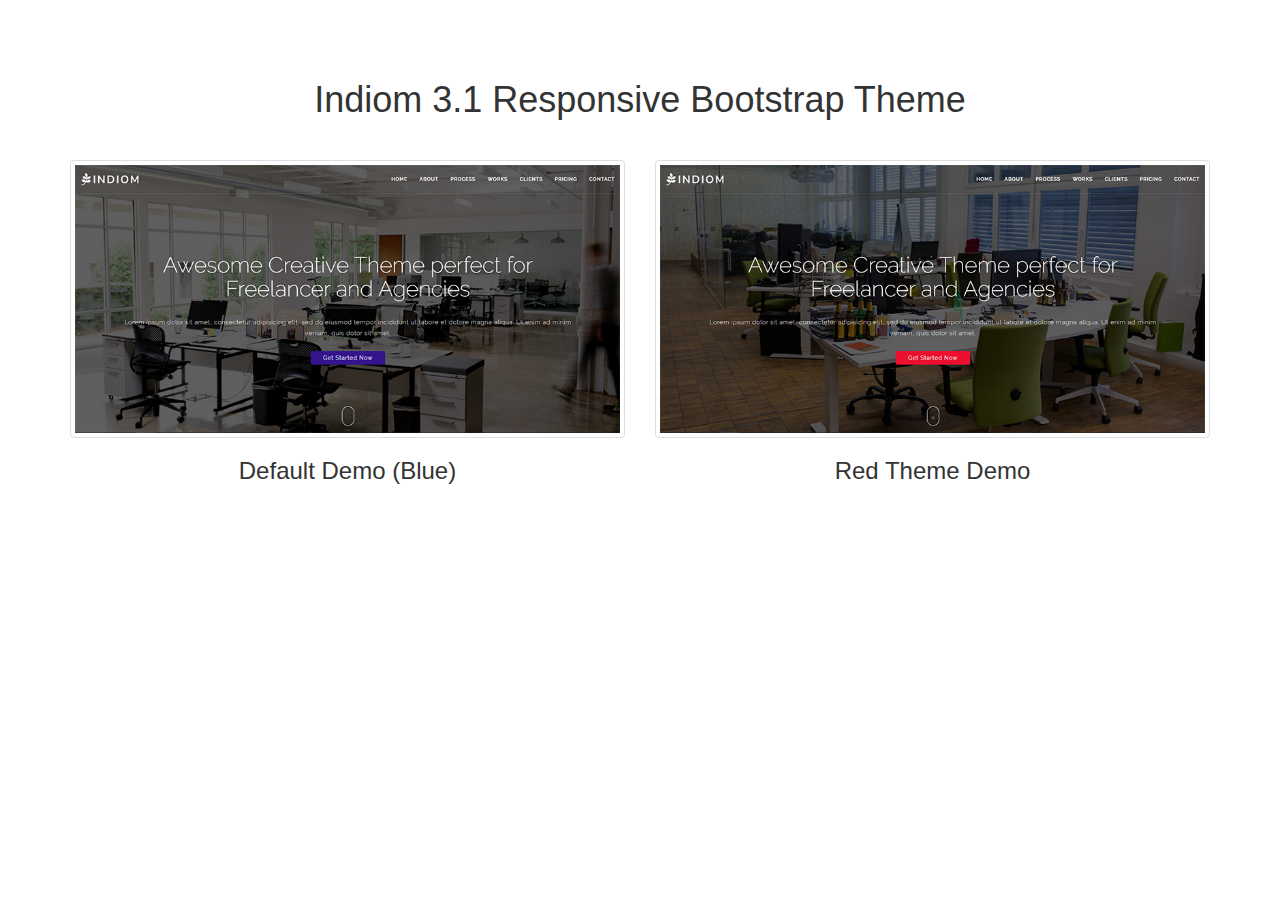
<file: index.html>
<!DOCTYPE html>
<html lang="en">
  <head>
    <meta charset="utf-8">
    <meta http-equiv="X-UA-Compatible" content="IE=edge">
    <meta name="viewport" content="width=device-width, initial-scale=1">

    <title>Indiom - One Pager Responsive Multipurpose Theme</title>
    <meta name="description" content="Indiom is a one page responsive bootstrap theme. This theme can be used by agency or single user for personal website.">

    <link rel="icon" type="image/png" href="assets/img/favicon.png" />

    <!-- Bootstrap -->
    <link href="assets/bootstrap/css/bootstrap.min.css" rel="stylesheet">


    <style type="text/css">
      .screenshots a img:hover {
        border-color: #333;
      }
    </style>

  
    <!-- HTML5 shim and Respond.js for IE8 support of HTML5 elements and media queries -->
    <!-- WARNING: Respond.js doesn't work if you view the page via file:// -->
    <!--[if lt IE 9]>
      <script src="https://oss.maxcdn.com/html5shiv/3.7.3/html5shiv.min.js"></script>
      <script src="https://oss.maxcdn.com/respond/1.4.2/respond.min.js"></script>
    <![endif]-->
  </head>
  <body>
  <div class="container" style="margin-top: 60px;">
    <div class="row">
      <div class="col-md-12 text-center" style="margin-bottom: 30px;">
        <h1>Indiom 3.1 Responsive Bootstrap Theme</h1>
      </div>
    </div>
    <div class="row screenshots">
      <div class="col-md-6 text-center">
        <a href="indiom-blue.html"><img src="screenshot-blue.jpg" class="img-responsive img-thumbnail"></a>
        <h3>Default Demo (Blue)</h3>
      </div>
      <div class="col-md-6 text-center">
        <a href="indiom-red.html"><img src="screenshot-red.jpg" class="img-responsive img-thumbnail"></a>
        <h3>Red Theme Demo</h3>
      </div>
    </div>
  </div>

    

  </body>
</html>
</file>
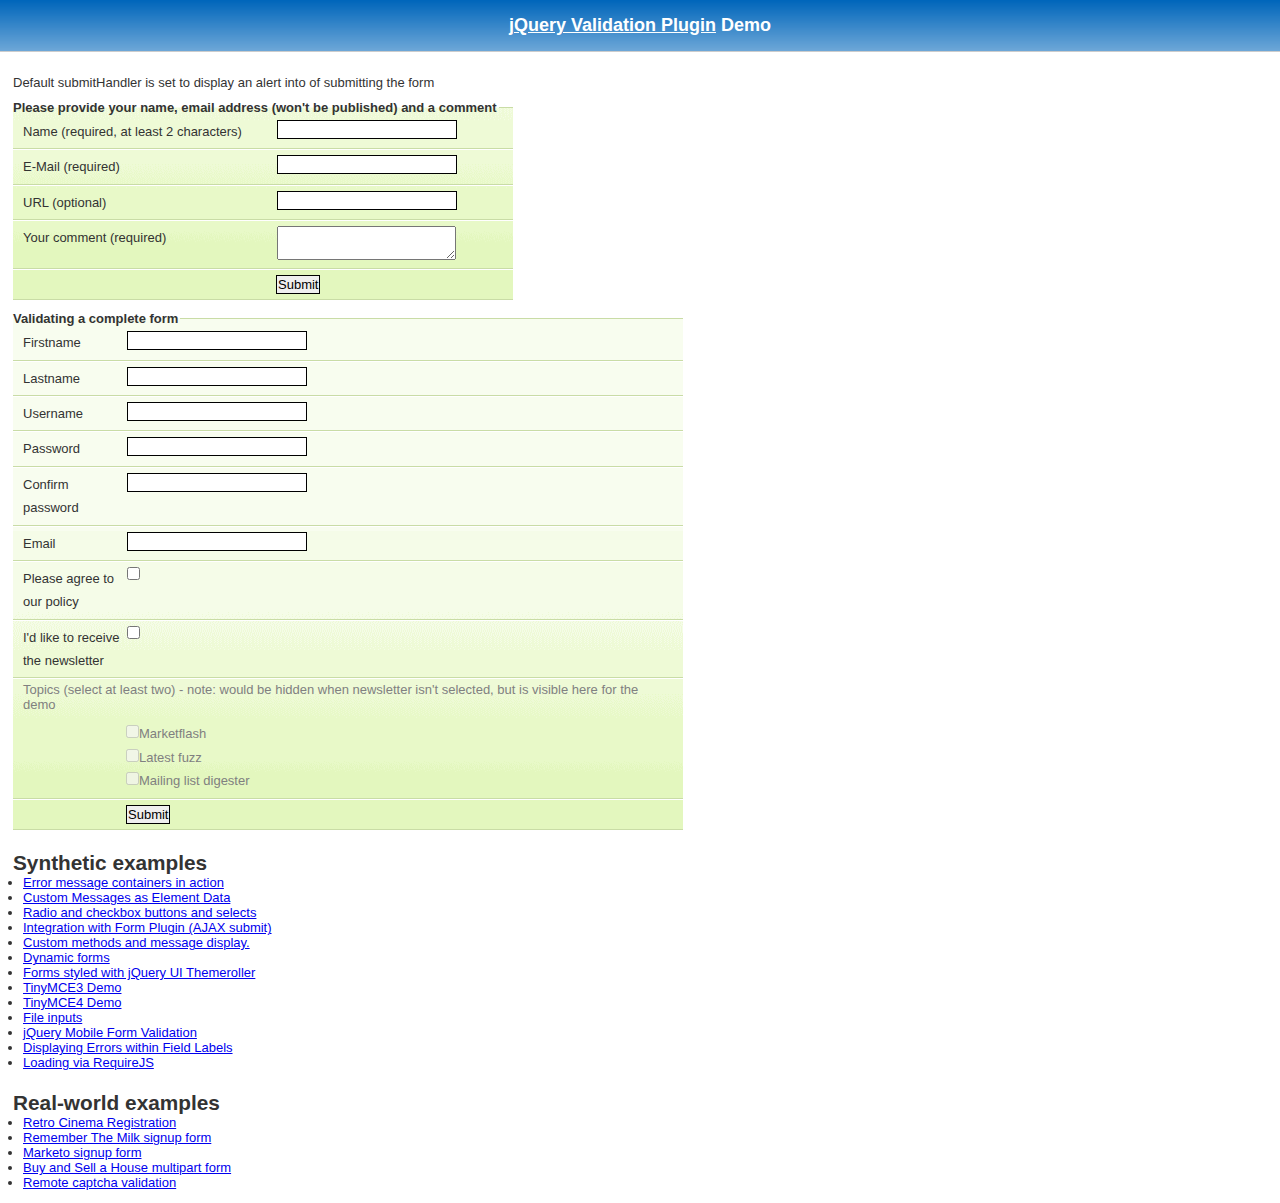
<file: assets/plugins/jquery-validation-1.15.0/demo/index.html>
<!DOCTYPE html>
<html lang="en">
<head>
	<meta charset="utf-8">
	<title>jQuery validation plug-in - main demo</title>
	<link rel="stylesheet" href="css/screen.css">
	<script src="../lib/jquery.js"></script>
	<script src="../dist/jquery.validate.js"></script>
	<script>
	$.validator.setDefaults({
		submitHandler: function() {
			alert("submitted!");
		}
	});

	$().ready(function() {
		// validate the comment form when it is submitted
		$("#commentForm").validate();

		// validate signup form on keyup and submit
		$("#signupForm").validate({
			rules: {
				firstname: "required",
				lastname: "required",
				username: {
					required: true,
					minlength: 2
				},
				password: {
					required: true,
					minlength: 5
				},
				confirm_password: {
					required: true,
					minlength: 5,
					equalTo: "#password"
				},
				email: {
					required: true,
					email: true
				},
				topic: {
					required: "#newsletter:checked",
					minlength: 2
				},
				agree: "required"
			},
			messages: {
				firstname: "Please enter your firstname",
				lastname: "Please enter your lastname",
				username: {
					required: "Please enter a username",
					minlength: "Your username must consist of at least 2 characters"
				},
				password: {
					required: "Please provide a password",
					minlength: "Your password must be at least 5 characters long"
				},
				confirm_password: {
					required: "Please provide a password",
					minlength: "Your password must be at least 5 characters long",
					equalTo: "Please enter the same password as above"
				},
				email: "Please enter a valid email address",
				agree: "Please accept our policy",
				topic: "Please select at least 2 topics"
			}
		});

		// propose username by combining first- and lastname
		$("#username").focus(function() {
			var firstname = $("#firstname").val();
			var lastname = $("#lastname").val();
			if (firstname && lastname && !this.value) {
				this.value = firstname + "." + lastname;
			}
		});

		//code to hide topic selection, disable for demo
		var newsletter = $("#newsletter");
		// newsletter topics are optional, hide at first
		var inital = newsletter.is(":checked");
		var topics = $("#newsletter_topics")[inital ? "removeClass" : "addClass"]("gray");
		var topicInputs = topics.find("input").attr("disabled", !inital);
		// show when newsletter is checked
		newsletter.click(function() {
			topics[this.checked ? "removeClass" : "addClass"]("gray");
			topicInputs.attr("disabled", !this.checked);
		});
	});
	</script>
	<style>
	#commentForm {
		width: 500px;
	}
	#commentForm label {
		width: 250px;
	}
	#commentForm label.error, #commentForm input.submit {
		margin-left: 253px;
	}
	#signupForm {
		width: 670px;
	}
	#signupForm label.error {
		margin-left: 10px;
		width: auto;
		display: inline;
	}
	#newsletter_topics label.error {
		display: none;
		margin-left: 103px;
	}
	</style>
</head>
<body>
<h1 id="banner"><a href="http://jqueryvalidation.org/">jQuery Validation Plugin</a> Demo</h1>
<div id="main">
	<p>Default submitHandler is set to display an alert into of submitting the form</p>
	<form class="cmxform" id="commentForm" method="get" action="">
		<fieldset>
			<legend>Please provide your name, email address (won't be published) and a comment</legend>
			<p>
				<label for="cname">Name (required, at least 2 characters)</label>
				<input id="cname" name="name" minlength="2" type="text" required>
			</p>
			<p>
				<label for="cemail">E-Mail (required)</label>
				<input id="cemail" type="email" name="email" required>
			</p>
			<p>
				<label for="curl">URL (optional)</label>
				<input id="curl" type="url" name="url">
			</p>
			<p>
				<label for="ccomment">Your comment (required)</label>
				<textarea id="ccomment" name="comment" required></textarea>
			</p>
			<p>
				<input class="submit" type="submit" value="Submit">
			</p>
		</fieldset>
	</form>
	<form class="cmxform" id="signupForm" method="get" action="">
		<fieldset>
			<legend>Validating a complete form</legend>
			<p>
				<label for="firstname">Firstname</label>
				<input id="firstname" name="firstname" type="text">
			</p>
			<p>
				<label for="lastname">Lastname</label>
				<input id="lastname" name="lastname" type="text">
			</p>
			<p>
				<label for="username">Username</label>
				<input id="username" name="username" type="text">
			</p>
			<p>
				<label for="password">Password</label>
				<input id="password" name="password" type="password">
			</p>
			<p>
				<label for="confirm_password">Confirm password</label>
				<input id="confirm_password" name="confirm_password" type="password">
			</p>
			<p>
				<label for="email">Email</label>
				<input id="email" name="email" type="email">
			</p>
			<p>
				<label for="agree">Please agree to our policy</label>
				<input type="checkbox" class="checkbox" id="agree" name="agree">
			</p>
			<p>
				<label for="newsletter">I'd like to receive the newsletter</label>
				<input type="checkbox" class="checkbox" id="newsletter" name="newsletter">
			</p>
			<fieldset id="newsletter_topics">
				<legend>Topics (select at least two) - note: would be hidden when newsletter isn't selected, but is visible here for the demo</legend>
				<label for="topic_marketflash">
					<input type="checkbox" id="topic_marketflash" value="marketflash" name="topic">Marketflash
				</label>
				<label for="topic_fuzz">
					<input type="checkbox" id="topic_fuzz" value="fuzz" name="topic">Latest fuzz
				</label>
				<label for="topic_digester">
					<input type="checkbox" id="topic_digester" value="digester" name="topic">Mailing list digester
				</label>
				<label for="topic" class="error">Please select at least two topics you'd like to receive.</label>
			</fieldset>
			<p>
				<input class="submit" type="submit" value="Submit">
			</p>
		</fieldset>
	</form>
	<h3>Synthetic examples</h3>
	<ul>
		<li><a href="errorcontainer-demo.html">Error message containers in action</a>
		</li>
		<li><a href="custom-messages-data-demo.html">Custom Messages as Element Data</a>
		</li>
		<li><a href="radio-checkbox-select-demo.html">Radio and checkbox buttons and selects</a>
		</li>
		<li><a href="ajaxSubmit-integration-demo.html">Integration with Form Plugin (AJAX submit)</a>
		</li>
		<li><a href="custom-methods-demo.html">Custom methods and message display.</a>
		</li>
		<li><a href="dynamic-totals.html">Dynamic forms</a>
		</li>
		<li><a href="themerollered.html">Forms styled with jQuery UI Themeroller</a>
		</li>
		<li><a href="tinymce/">TinyMCE3 Demo</a>
		</li>
		<li><a href="tinymce4/">TinyMCE4 Demo</a>
		</li>
		<li><a href="file_input.html">File inputs</a>
		</li>
		<li><a href="jquerymobile.html">jQuery Mobile Form Validation</a>
		</li>
		<li><a href="errors-within-labels.html">Displaying Errors within Field Labels</a>
		</li>
		<li><a href="requirejs/index.html">Loading via RequireJS</a>
		</li>
	</ul>
	<h3>Real-world examples</h3>
	<ul>
		<li><a href="cinema/">Retro Cinema Registration</a></li>
		<li><a href="milk/">Remember The Milk signup form</a></li>
		<li><a href="marketo/">Marketo signup form</a></li>
		<li><a href="multipart/">Buy and Sell a House multipart form</a></li>
		<li><a href="captcha/">Remote captcha validation</a></li>
	</ul>
</div>
</body>
</html>
</file>
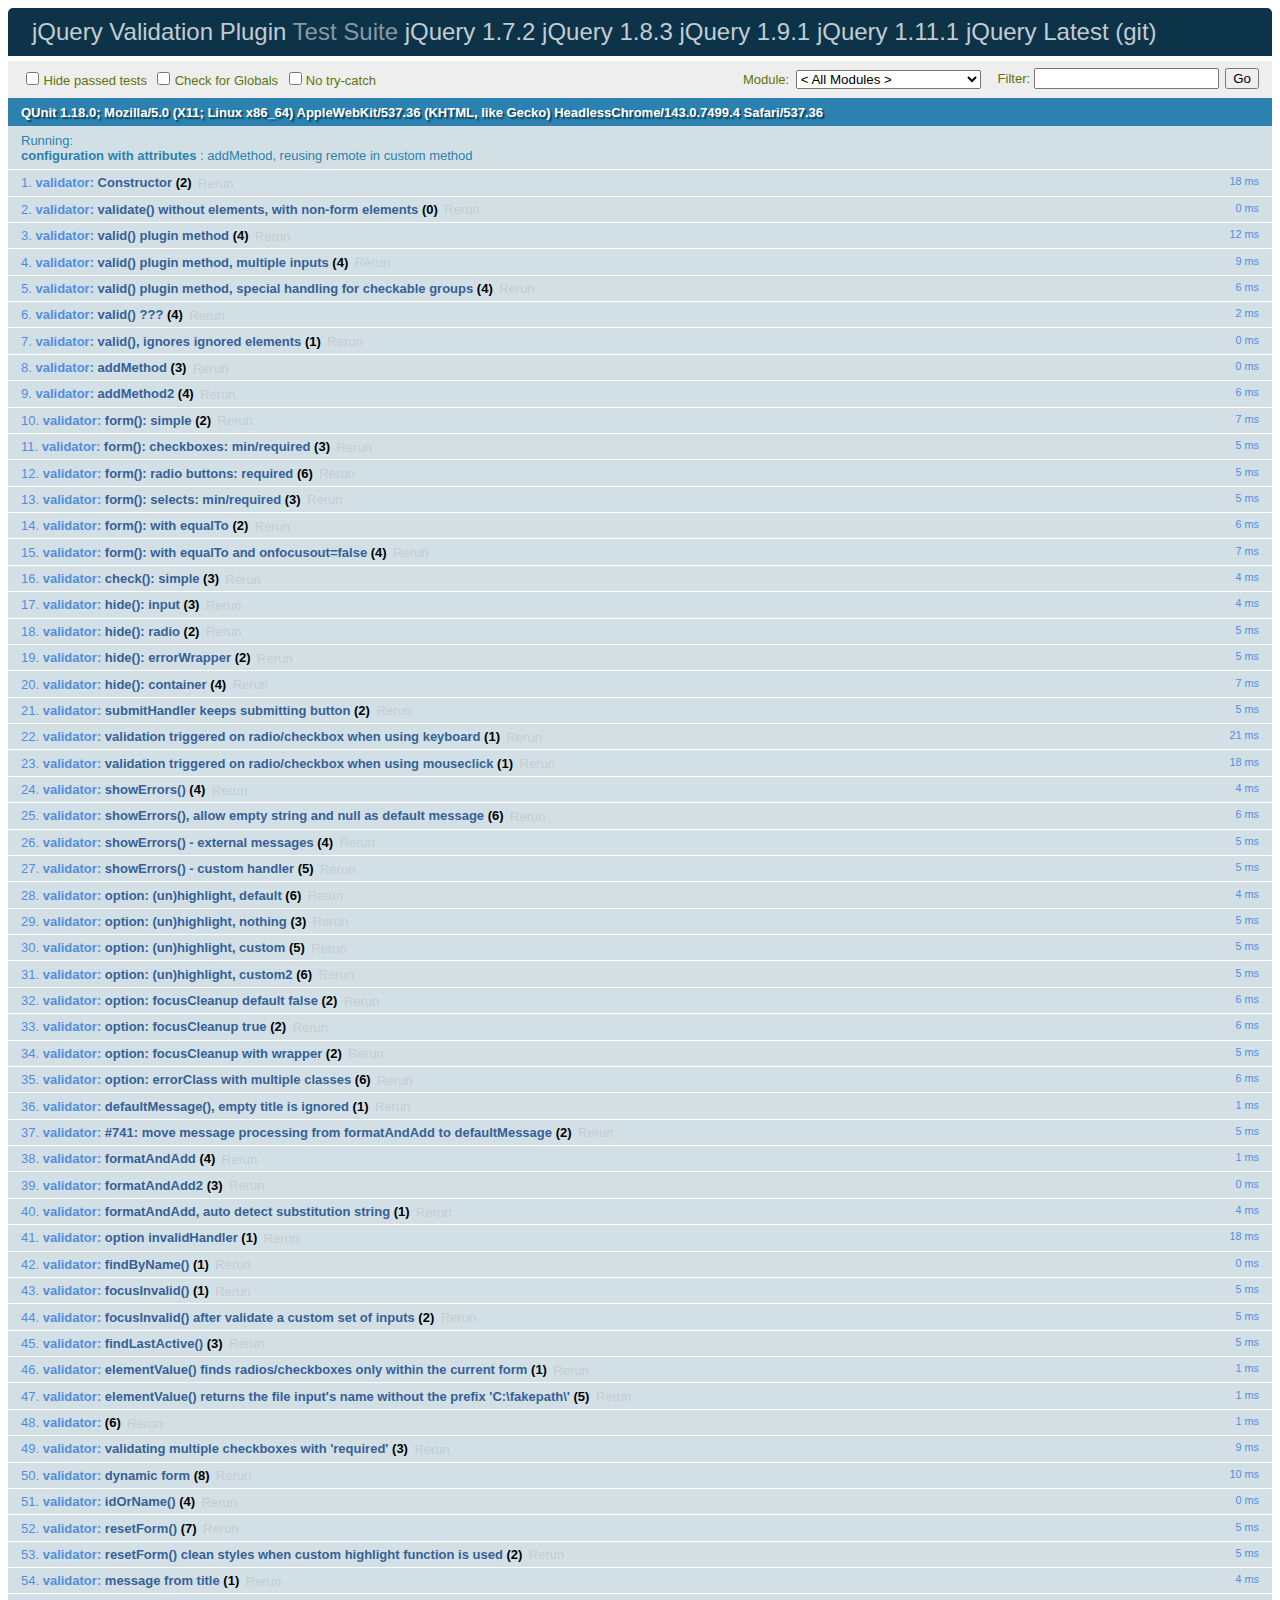
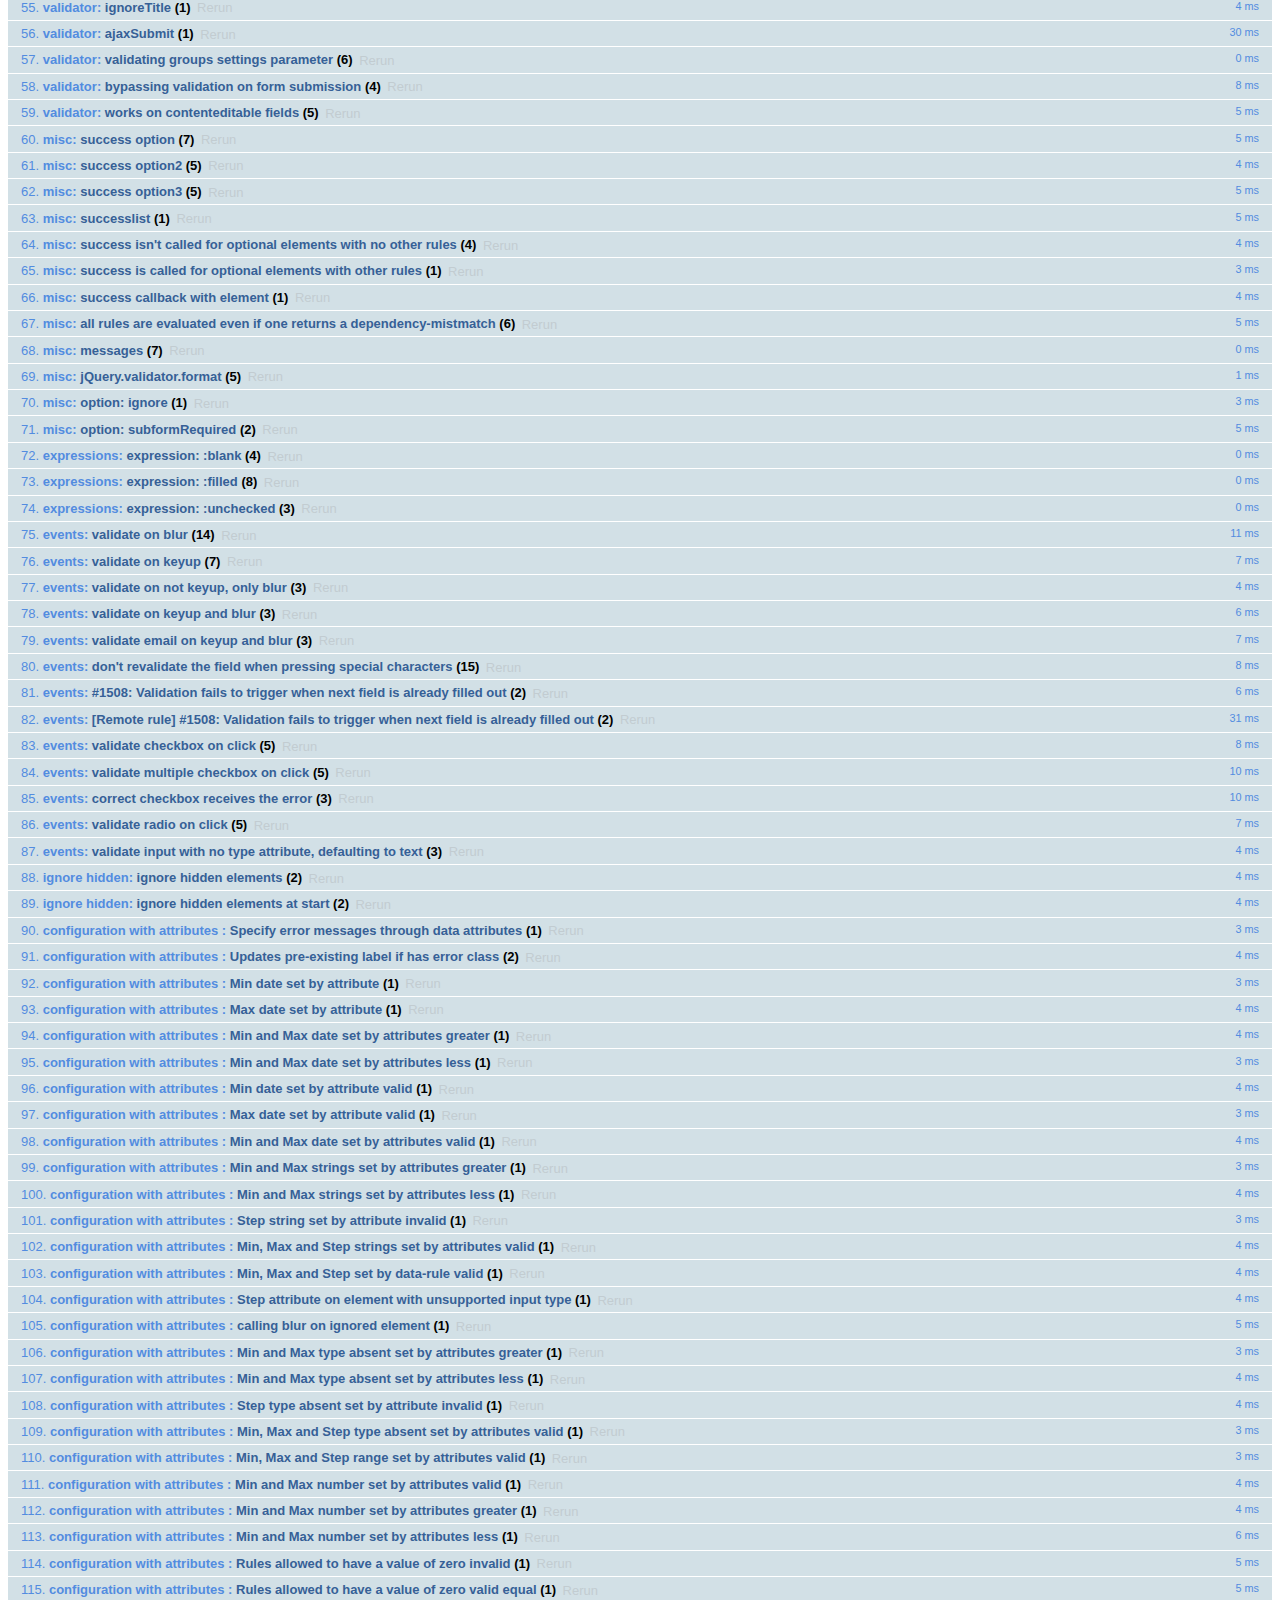
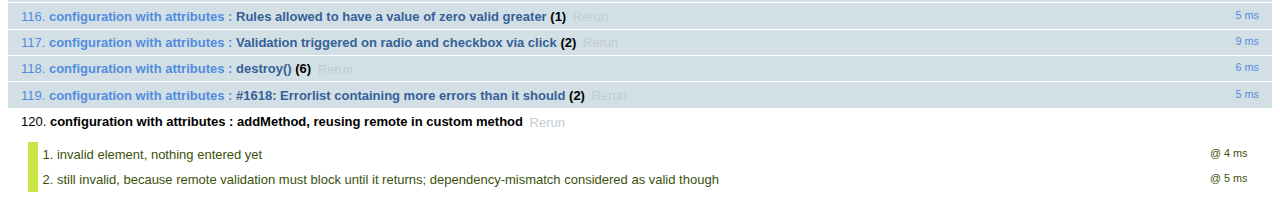
<file: assets/plugins/jquery-validation-1.15.0/test/index.html>
<!DOCTYPE html>
<html id="html">
<head>
	<meta charset="utf-8">
	<title>jQuery - Validation Test Suite</title>
	<link rel="stylesheet" href="qunit/qunit.css">
	<script src="../lib/jquery.js"></script>
	<script src="../lib/jquery.simulate.js"></script>
	<script src="../lib/jquery.form.js"></script>
	<script src="qunit/qunit.js"></script>
	<script src="../lib/jquery.mockjax.js"></script>
	<script src="../dist/jquery.validate.js"></script>
	<script src="../dist/additional-methods.js"></script>
	<script src="test.js"></script>
	<script src="rules.js"></script>
	<script src="messages.js"></script>
	<script src="methods.js"></script>
	<script src="additional/creditcard.js"></script>
	<script src="aria.js"></script>
	<script src="error-placement.js"></script>
</head>
<body id="body">
<h1 id="qunit-header">
	<a href="http://jqueryvalidation.org/">jQuery Validation Plugin</a> Test Suite
	<a href="?jquery=1.7.2">jQuery 1.7.2</a>
	<a href="?jquery=1.8.3">jQuery 1.8.3</a>
	<a href="?jquery=1.9.1">jQuery 1.9.1</a>
	<a href="?jquery=1.11.1">jQuery 1.11.1</a>
	<a href="?jquery=git">jQuery Latest (git)</a>
</h1>
<div>
</div>
<h2 id="qunit-banner"></h2>
<div id="qunit-testrunner-toolbar"></div>
<h2 id="qunit-userAgent"></h2>
<ol id="qunit-tests"></ol>
<!-- Test HTML -->
<div id="other" style="display:none;">
	<input type="password" name="pw1" id="pw1" value="engfeh">
	<input type="password" name="pw2" id="pw2" value="">
</div>
<div id="qunit-fixture">
	<p id="firstp">See <a id="simon1" href="http://simon.incutio.com/archive/2003/03/25/#getElementsBySelector" rel="bookmark">this blog entry</a> for more information.</p>
	<p id="ap">
		Here are some links in a normal paragraph: <a id="google" href="http://www.google.com/" title="Google!">Google</a>,
		<a id="groups" href="http://groups.google.com/">Google Groups</a>. This link has
		<code><a href="#" id="anchor1">class="blog"</a>
		</code>:
		<a href="http://diveintomark.org/" class="blog" hreflang="en" id="mark">diveintomark</a>
	</p>
	<div id="foo">
		<p id="sndp">Everything inside the red border is inside a div with
			<code>id="foo"</code>.</p>
		<p lang="en" id="en">This is a normal link: <a id="yahoo" href="http://www.yahoo.com/" class="blogTest">Yahoo</a>
		</p>
		<p id="sap">This link has
			<code><a href="#2" id="anchor2">class="blog"</a>
			</code>: <a href="http://simon.incutio.com/" class="blog link" id="simon">Simon Willison's Weblog</a>
		</p>
	</div>
	<p id="first">Try them out:</p>
	<ul id="firstUL"></ul>
	<ol id="empty"></ol>
	<form id="testForm1">
		<input type="text" data-rule-required="true" data-rule-minlength="2" title="buga" name="firstname" id="firstname">
		<label id="errorFirstname" for="firstname" class="error">error for firstname</label>
		<input type="text" data-rule-required="true" title="buga" name="lastname" id="lastname">
		<input type="text" data-rule-required="true" title="something" name="something" id="something" value="something">
	</form>
	<form id="testForm1clean">
		<input title="buga" name="firstnamec" id="firstnamec">
		<label id="errorFirstnamec" for="firstnamec" class="error">error for firstname</label>
		<input title="buga" name="lastname" id="lastnamec">
		<input name="username" id="usernamec">
		<input id="urlc" type="text" name="urlc">
	</form>
	<form id="userForm">
		<input type="text" data-rule-required="true" name="username" id="username">
		<input type="submit" name="submitButton" value="submitButtonValue">
	</form>
	<form id="signupForm" action="form.php">
		<input id="user" name="user" title="Please enter your username (at least 3 characters)" data-rule-required="true" data-rule-minlength="3">
		<input type="password" name="password" id="password" data-rule-required="true" data-rule-minlength="5">
	</form>
	<form id="testForm2">
		<input data-rule-required="true" type="radio" name="agree" id="agb">
		<label for="agree" id="agreeLabel" class="xerror">error for agb</label>
	</form>
	<form id="testForm3">
		<select data-rule-required="true" name="meal" id="meal">
			<option value="">Please select...</option>
			<option value="1">Food</option>
			<option value="2">Milk</option>
		</select>
	</form>
	<div class="error" id="errorContainer">
		<ul>
			<li class="error" id="errorWrapper">
				<label for="meal" id="mealLabel" class="error">error for meal</label>
			</li>
		</ul>
	</div>
	<form id="testForm4">
		<input data-rule-foo="true" name="f1" id="f1">
		<input data-rule-bar="true" name="f2" id="f2">
	</form>
	<form id="testForm5">
		<input data-rule-equalto="#x2" value="x" name="x1" id="x1">
		<input data-rule-equalto="#x1" value="y" name="x2" id="x2">
	</form>
	<form id="testForm6">
		<input data-rule-required="true" data-rule-minlength="2" type="checkbox" name="check" id="form6check1">
		<input type="checkbox" name="check" id="form6check2">
	</form>
	<form id="testForm7">
		<select data-rule-required="true" data-rule-minlength="2" name="selectf7" id="selectf7" multiple="multiple">
			<option id="optionxa" value="0">0</option>
			<option id="optionxb" value="1">1</option>
			<option id="optionxc" value="2">2</option>
			<option id="optionxd" value="3">3</option>
		</select>
	</form>
	<form id="dateRangeForm">
		<input id="fromDate" name="fromDate" class="requiredDateRange" value="x">
		<input id="toDate" name="toDate" class="requiredDateRange" value="y">
		<span class="errorContainer"></span>
	</form>
	<form id="testForm8">
		<input id="form8input" data-rule-required="true" data-rule-number="true" data-rule-rangelength="2,8" name="abc">
		<input type="radio" name="radio1">
	</form>
	<form id="testForm9">
		<input id="testEmail9" data-rule-required="true" data-rule-email="true" data-msg-required="required" data-msg-email="email">
		<input id="testGeneric9" data-rule-required="true" data-rule-email="true" data-msg="generic" data-msg-email="email">
	</form>
	<form id="testForm10">
		<input type="radio" name="testForm10Radio" value="1" id="testForm10Radio1">
		<input type="radio" name="testForm10Radio" value="2" id="testForm10Radio2">
	</form>
	<form id="testForm11">
		<!-- HTML5 -->
		<input required type="text" name="testForm11Text" id="testForm11text1">
	</form>
	<form id="testForm12">
		<!-- empty "type" attribute -->
		<input name="testForm12text" id="testForm12text" data-rule-required="true">
	</form>
	<form id="testForm13">
		<select id="cars-select" name="cars" title="Please select at least two cars, but no more than three" required rangelength="[2,3]" multiple="multiple">
			<option value="m_sl">Mercedes SL</option>
			<option value="o_c">Opel Corsa</option>
			<option value="vw_p">VW Polo</option>
			<option value="t_s">Titanic Skoda</option>
		</select>
	</form>
	<form id="testForm14">
		<!-- test existing "label" error holder -->
		<input name="testForm14text" id="testForm14text" data-rule-required="true" data-msg="required">
		<label for="testForm14text" class="error"></label>
	</form>
	<form id="testForm16">
		<!-- test existing "label" attribute -->
		<input name="testForm16text" id="testForm16text" data-rule-required="true" data-msg="missing">
		<label for="testForm16text" class="title">Field Label</label>
	</form>
	<form id="testForm15">
		<!-- test existing non-label error holder -->
		<input name="testForm15text" id="testForm15text" data-rule-required="true" data-msg="required" aria-describedby="testForm15text-error">
		<span id="testForm15text-error" class="error"></span>
	</form>
	<form id="testForm17">
		<!-- test existing non-error aria-describedby -->
		<label for="testForm17text">My Label</label>
		<input name="testForm17text" id="testForm17text" data-rule-required="true" data-msg="required" aria-describedby="testForm17text-description">
		<span id="testForm17text-description">This is where you enter your data</span>
	</form>
	<form id="testForm18">
		<!-- test id/name containing brackets -->
		<input name="testForm18[text]" id="testForm18[text]" required>
	</form>
	<form id="testForm19">
		<!-- test id/name containing $ -->
		<input name="testForm19$text" id="testForm19$text" required>
	</form>
	<form id="dataMessages">
		<input name="dataMessagesName" id="dataMessagesName" class="required" data-msg-required="You must enter a value here">
	</form>
	<div id="simplecontainer">
		<h3></h3>
	</div>
	<div id="container" style="min-height:1px"></div>
	<ol id="labelcontainer"></ol>
	<form id="elementsOrder">
		<select class="required" name="order1" id="order1">
			<option value="">none</option>
		</select>
		<input class="required" name="order2" id="order2">
		<input class="required" name="order3" type="checkbox" id="order3">
		<input class="required" name="order4" id="order4">
		<input class="required" name="order5" type="radio" id="order5">
		<input class="required" name="order6" id="order6">
		<ul id="orderContainer">
		</ul>
	</form>
	<form id="form" action="formaction">
		<input type="text" name="action" value="Test" id="text1">
		<input type="text" name="text2" value="" id="text1b">
		<input type="text" name="text2" value="T " id="text1c">
		<input type="text" name="text2" value="T" id="text2">
		<input type="text" name="text2" value="TestTestTest" id="text3">
		<input type="text" name="action" value="0" id="value1">
		<input type="text" name="text2" value="10" id="value2">
		<input type="text" name="text2" value="1000" id="value3">
		<input type="radio" name="radio1" id="radio1">
		<input type="radio" name="radio1" id="radio1a">
		<input type="radio" name="radio2" id="radio2" checked="checked">
		<input type="radio" name="radio" id="radio3">
		<input type="radio" name="radio" id="radio4" checked="checked">
		<input type="checkbox" name="check" id="check1" checked="checked">
		<input type="checkbox" name="check" id="check1b">
		<input type="checkbox" name="check2" id="check2">
		<input type="checkbox" name="check3" id="check3" checked="checked">
		<input type="checkbox" name="check3" checked="checked">
		<input type="checkbox" name="check3" checked="checked">
		<input type="checkbox" name="check3" checked="checked">
		<input type="checkbox" name="check3" checked="checked">
		<input type="hidden" name="hidden" id="hidden1">
		<input type="text" style="display:none;" name="foo[bar]" id="hidden2">
		<input type="text" readonly="readonly" id="name" name="name" value="name">
		<button name="button">Button</button>
		<textarea id="area1" name="area1">foobar</textarea>
		<textarea id="area2" name="area2"></textarea>
		<select name="select1" id="select1">
			<option id="option1a" value="">Nothing</option>
			<option id="option1b" value="1">1</option>
			<option id="option1c" value="2">2</option>
			<option id="option1d" value="3">3</option>
		</select>
		<select name="select2" id="select2">
			<option id="option2a" value="">Nothing</option>
			<option id="option2b" value="1">1</option>
			<option id="option2c" value="2">2</option>
			<option id="option2d" selected="selected" value="3">3</option>
		</select>
		<select name="select3" id="select3" multiple="multiple">
			<option id="option3a" value="">Nothing</option>
			<option id="option3b" selected="selected" value="1">1</option>
			<option id="option3c" selected="selected" value="2">2</option>
			<option id="option3d" value="3">3</option>
		</select>
		<select name="select4" id="select4" multiple="multiple">
			<option id="option4a" selected="selected" value="1">1</option>
			<option id="option4b" selected="selected" value="2">2</option>
			<option id="option4c" selected="selected" value="3">3</option>
			<option id="option4d" selected="selected" value="4">4</option>
			<option id="option4e" selected="selected" value="5">5</option>
		</select>
		<select name="select5" id="select5" multiple="multiple">
			<option id="option5a" value="0">0</option>
			<option id="option5b" value="1">1</option>
			<option id="option5c" value="2">2</option>
			<option id="option5d" value="3">3</option>
		</select>
	</form>
	<form id="v2">
		<input id="v2-i1" name="v2-i1" class="required">
		<input id="v2-i2" name="v2-i2" class="required email">
		<input id="v2-i3" name="v2-i3" class="url">
		<input id="v2-i4" name="v2-i4" class="required" minlength="2">
		<input id="v2-i5" name="v2-i5" class="required" minlength="2" maxlength="5" customMethod1="123">
		<input id="v2-i6" name="v2-i6" class="required customMethod2" data-rule-maxlength="5" data-rule-minlength="2">
		<input id="v2-i7" name="v2-i7">
	</form>
	<form id="checkables">
		<input type="checkbox" id="checkable1" name="checkablesgroup" class="required">
		<input type="checkbox" id="checkable2" name="checkablesgroup">
		<input type="checkbox" id="checkable3" name="checkablesgroup">
	</form>
	<form id="subformRequired">
		<div class="billingAddressControl">
			<input type="checkbox" id="bill_to_co" name="bill_to_co" class="toggleCheck" checked="checked" style="width: auto;" tabindex="1">
			<label for="bill_to_co" style="cursor:pointer">Same as Company Address</label>
		</div>
		<div id="subform">
			<input maxlength="40" class="billingRequired" name="bill_first_name" size="20" type="text" tabindex="2" value="">
		</div>
		<input id="co_name" class="required" maxlength="40" name="co_name" size="20" type="text" tabindex="1" value="">
	</form>
	<form id="withTitle">
		<input class="required" name="hastitle" type="text" title="fromtitle">
	</form>
	<form id="ccform" method="get">
		<input id="cardnumber" name="cardnumber">
	</form>
	<form id="productInfo">
		<input class="productInfo" name="partnumber">
		<input class="productInfo" name="description">
		<input class="productInfo" name="color">
		<input name="supplier">
		<input class="productInfo" type="checkbox" name="discount">
	</form>
	<form id="updateLabel">
		<input class="required" name="updateLabelInput" id="updateLabelInput" data-msg-required="You must enter a value here">
		<label id="targetLabel" class="error" for="updateLabelInput">Some server-side error</label>
	</form>
	<form id="rangesMinDateInvalid">
		<input type="date" id="minDateInvalid" name="minDateInvalid" min="2012-12-21" value="2012-11-21">
	</form>
	<form id="ranges">
		<input type="date" id="maxDateInvalid" name="maxDateInvalid" max="2012-12-21" value="2013-01-21">
		<input type="date" id="rangeDateInvalidGreater" name="rangeDateInvalidGreater" min="2012-11-21" max="2013-01-21" value="2013-02-21">
		<input type="date" id="rangeDateInvalidLess" name="rangeDateInvalidLess" min="2012-11-21" max="2013-01-21" value="2012-10-21">
		<input type="date" id="maxDateValid" name="maxDateValid" max="2013-01-21" value="2012-12-21">
		<input type="date" id="rangeDateValid" name="rangeDateValid" min="2012-11-21" max="2013-01-21" value="2012-12-21">
		<!-- input type text is not supposed to have min/max/step according to html5,
			 but for backward compatibility with 1.10.0 we treat it as number.
			 you can also use type="number", in which case the browser may also
			 do validation, and mobile browsers may offer a numeric keypad to edit
			 the value.
			 Type absent is treated like type="text".
		  -->
		<input type="text" id="rangeTextInvalidGreater" name="rangeTextInvalidGreater" min="50" max="200" value="1000">
		<input type="text" id="rangeTextInvalidLess" name="rangeTextInvalidLess" min="200" max="1000" value="50">
		<input type="text" id="rangeTextInvalidStep" name="rangeTextInvalidStep" min="200" max="1000" step="100" value="250">
		<input id="rangeAbsentInvalidGreater" name="rangeAbsentInvalidGreater" min="50" max="200" value="1000">
		<input id="rangeAbsentInvalidLess" name="rangeAbsentInvalidLess" min="200" max="1000" value="50">
		<input id="rangeAbsentInvalidStep" name="rangeAbsentInvalidStep" min="200" max="1000" step="100" value="250">
		<input type="text" id="rangeTextValid" name="rangeTextValid" min="50" max="1000" step="50" value="200">
		<input type="text" id="rangeTextDataRuleValid" name="rangeTextValid" data-rule-min="50" data-rule-max="1000.00" data-rule-step="50.0" value="200">
		<input id="rangeAbsentValid" name="rangeAbsentValid" min="50" max="1000" step="50" value="200">
		<!-- ranges are like numbers in html5, except that browser is not required
			 to demand an exact value.  User interface could be a slider.
		  -->
		<input type="range" id="rangeRangeValid" name="rangeRangeValid" min="50" max="1000" step="50" value="200">
		<input type="number" id="rangeNumberValid" name="rangeNumberValid" min="50" max="1000" value="200">
		<input type="number" id="rangeNumberInvalidGreater" name="rangeNumberInvalidGreater" min="50" max="200" value="1000">
		<input type="number" id="rangeNumberInvalidLess" name="rangeNumberInvalidLess" min="50" max="200" value="6">
		<input type="number" id="rangeMinZeroInvalidLess" name="rangeMinZeroInvalidLess" min="0" value="-1">
		<input type="number" id="rangeMinZeroValidEqual" name="rangeMinZeroValidEqual" min="0" value="0">
		<input type="number" id="rangeMinZeroValidGreater" name="rangeMinZeroValidGreater" min="0" value="1">
	</form>
	<form id="stepOnUnsupportedType">
		<input type="date" id="stepOnUnsupportedTypeInput" name="stepOnUnsupportedTypeInput" step="1">
	</form>
	<form id="rangeMinDateValid">
		<input type="date" id="minDateValid" name="minDateValid" min="2012-11-21" value="2012-12-21">
	</form>
	<form id="bypassValidation">
		<input type="text" name="bypassValidationRequiredInput" required>
		<input id="normalSubmit" type="submit" value="submit">
		<input id="bypassSubmitWithCancel" type="submit" class="cancel" value="bypass1">
		<input id="bypassSubmitWithNoValidate1" type="submit" formnovalidate value="bypass1">
		<input id="bypassSubmitWithNoValidate2" type="submit" formnovalidate="formnovalidate" value="bypass2">
	</form>
	<form id="ariaInvalid">
		<input type="text" name="ariaInvalidFirstName" id="ariaInvalidFirstName">
	</form>
	<form id="ariaRequired">
		<input type="text" name="ariaRequiredDynamic" id="ariaRequiredDynamic">
		<input type="text" name="ariaRequiredStatic" id="ariaRequiredStatic" required="">
		<input type="text" name="ariaRequiredData" id="ariaRequiredData" data-rule-required="true">
		<input type="text" name="ariaRequiredClass" id="ariaRequiredClass" class="required">
	</form>
	<form id="ignoredElements">
		<select id="ss1" class="ignore">
			<option value="1">option 1</option>
			<option value="2">option 2</option>
		</select>
		<br>
		<input name="test" class="required" value="">
	</form>
	<form id="radiocheckbox" autocomplete="off">
		<input id="radiocheckbox-0-1" autocomplete="off" type="radio" name="radiocheckbox-0" required="required">
		<input id="radiocheckbox-0-2" autocomplete="off" type="radio" name="radiocheckbox-0" required="required">
		<input id="radiocheckbox-0-3" autocomplete="off" type="radio" name="radiocheckbox-0" required="required">
		<input id="radiocheckbox-1-1" autocomplete="off" type="checkbox" name="radiocheckbox-1" required="required">
		<input id="radiocheckbox-1-2" autocomplete="off" type="checkbox" name="radiocheckbox-1" required="required">
		<input id="radiocheckbox-1-3" autocomplete="off" type="checkbox" name="radiocheckbox-1" required="required">
	</form>
	<form id="testForm20">
		<!-- test id/name containing single quotes -->
		<input name="testForm20['text input']" id="testForm20['textinput']" required>
		<input type="checkbox" id="testForm20['checkboxinput']" name="testForm20['checkbox input']" required>
		<input type="radio" id="testForm20['radioinput']" name="testForm20['radio input']" required>
	</form>
	<form id="testForm21">
		<label for="testForm21!#$%&'()*+,./:;<=>?@[\]^`{|}~">Input text</label>
		<input type="text" name="testForm21!#$%&'()*+,./:;<=>?@[\]^`{|}~" id="testForm21!#$%&'()*+,./:;<=>?@[\]^`{|}~" required minlength="15">
	</form>
	<form id="testForm22">
		<label for="tF22Input">Input text</label>
		<input type="text" name="tF22Input" id="tF22Input" required minlength="5" data-msg-minlength="You should enter at least {0} characters.">
	</form>
	<form id="contenteditableForm">
		<div contenteditable id="contenteditableNumberInvalid" data-rule-number="true" name="field1">ABC</div>
		<div contenteditable id="contenteditableNumberValid" data-rule-number="true" name="field2">123</div>
		<div contenteditable id="contenteditableRequiredInvalid" data-rule-required="true" name="field3"></div>
		<div contenteditable id="contenteditableRequiredValid" data-rule-required="true" name="field3">Some text</div>
		<input id="contenteditableInput" type="text" data-rule-number="true" name="field4" value="ABC" />
	</form>
	<form id="testForm23">
		<input name="box1" id="box1" type="text" value="" />
		<input name="box2" id="box2" type="text" value="" />
	</form>
	<form id="testForm24">
		<input id="val1" type="hidden" name="val1" value="hello" />
		<input id="val2" type="text" name="val2" value="" />
		<input id="val3" type="text" name="val3" value="" />
	</form>
	<form id="add-method-remote">
		<input id="add-method-username" type="text" name="username" value="" data-rule-workemail="somevalue" required />
	</form>
	<form id="testForm25">
		<input type="text" data-rule-required="true" title="something25" name="something25" id="something25" value="">
	</form>
</div>
</body>
</html>
</file>
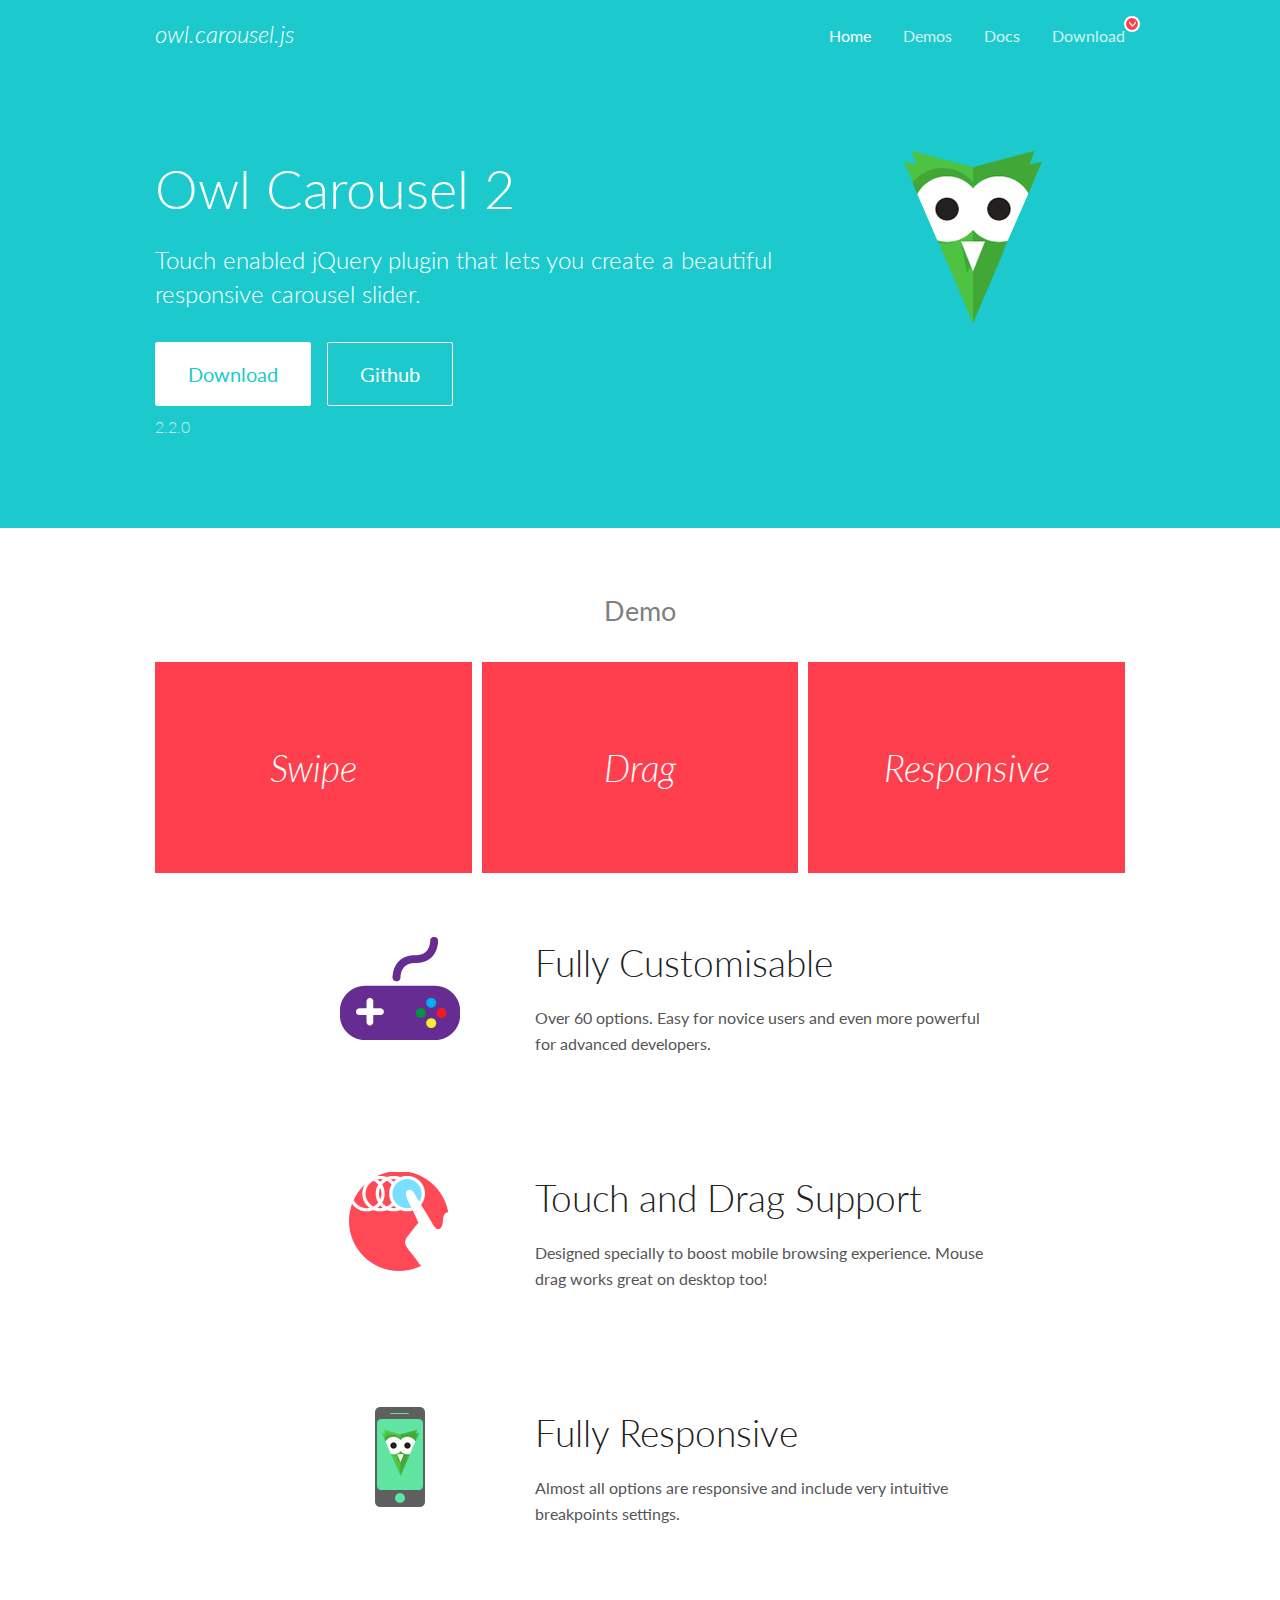
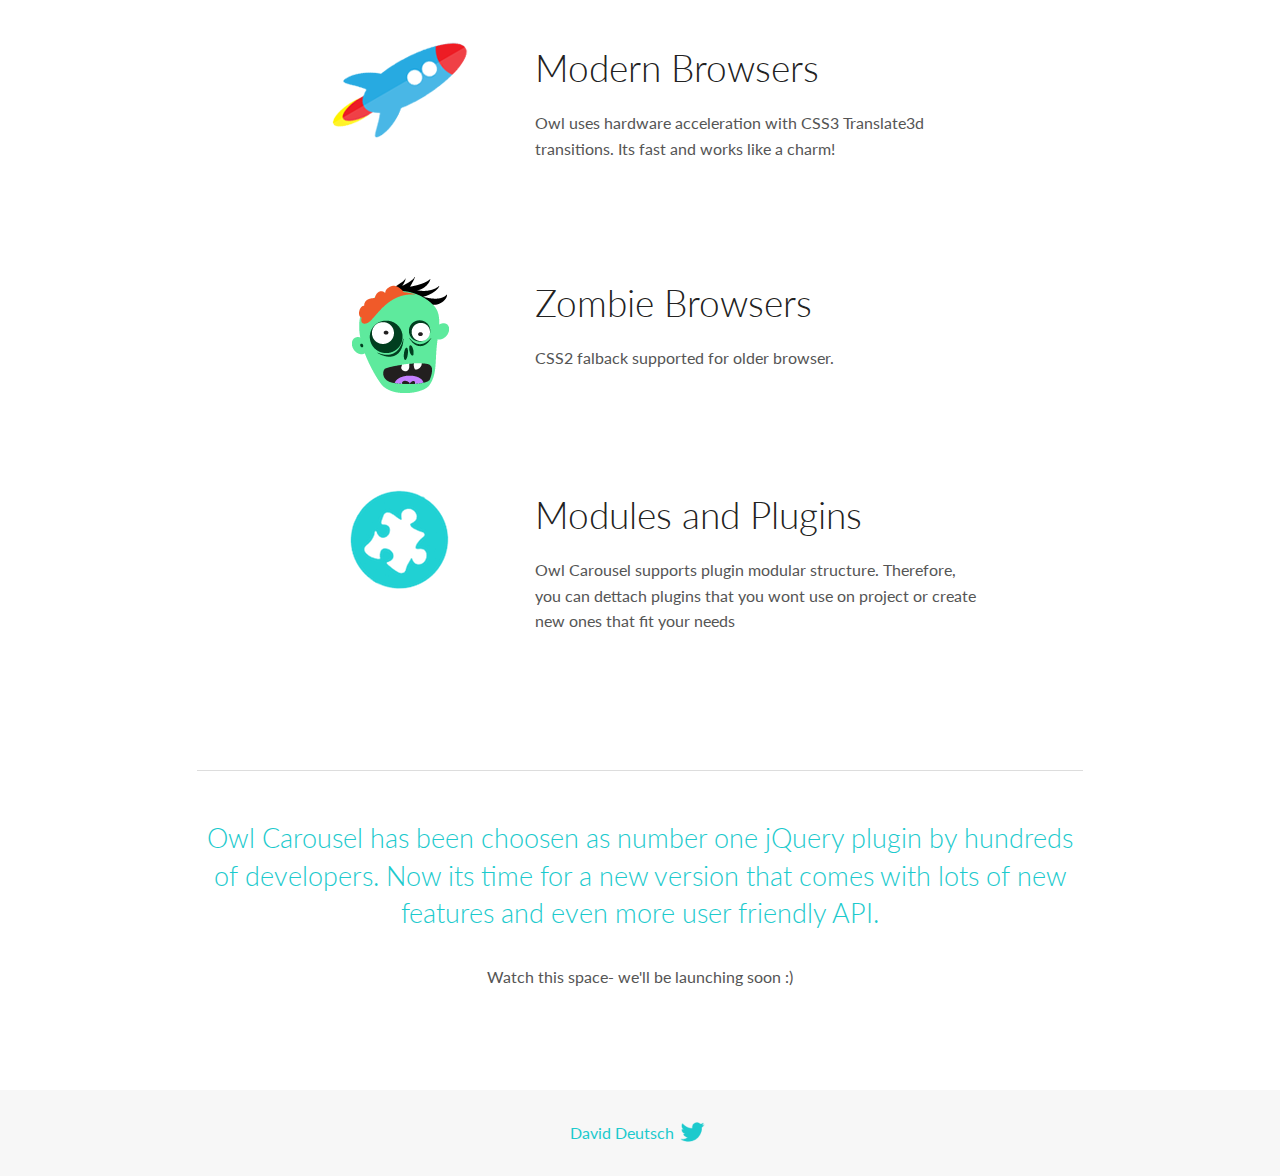
<file: assets/plugins/OwlCarousel2-2.2.0/docs/index.html>
<!DOCTYPE html>
<html lang="en">
  <head>

    <!-- head -->
    <meta charset="utf-8">
    <meta name="msapplication-tap-highlight" content="no" />
    <meta name="viewport" content="width=device-width, initial-scale=1.0" />
    <meta name="description" content="Touch enabled jQuery plugin that lets you create beautiful responsive carousel slider.">
    <meta name="author" content="David Deutsch">
    <title>
      Home | Owl Carousel | 2.2.0
    </title>

    <!-- Stylesheets -->
    <link href='https://fonts.googleapis.com/css?family=Lato:300,400,700,400italic,300italic' rel='stylesheet' type='text/css'>
    <link rel="stylesheet" href="assets/css/docs.theme.min.css">

    <!-- Owl Stylesheets -->
    <link rel="stylesheet" href="assets/owlcarousel/assets/owl.carousel.min.css">
    <link rel="stylesheet" href="assets/owlcarousel/assets/owl.theme.default.min.css">

    <!-- HTML5 shim and Respond.js IE8 support of HTML5 elements and media queries -->

    <!--[if lt IE 9]>
      <script src="https://oss.maxcdn.com/libs/html5shiv/3.7.0/html5shiv.js"></script>
      <script src="https://oss.maxcdn.com/libs/respond.js/1.3.0/respond.min.js"></script>
    <![endif]-->

    <!-- Favicons -->
    <link rel="apple-touch-icon-precomposed" sizes="144x144" href="assets/ico/apple-touch-icon-144-precomposed.png">
    <link rel="shortcut icon" href="assets/ico/favicon.png">
    <link rel="shortcut icon" href="favicon.ico">

    <!-- Yeah i know js should not be in header. Its required for demos.-->

    <!-- javascript -->
    <script src="assets/vendors/jquery.min.js"></script>
    <script src="assets/owlcarousel/owl.carousel.js"></script>
  </head>
  <body>

    <!-- header -->
    <header class="header">
      <div class="row">
        <div class="large-12 columns">
          <div class="brand left">
            <h3>
              <a href="/OwlCarousel2/">owl.carousel.js</a> 
            </h3>
          </div>
          <a id="toggle-nav" class="right">
            <span></span> <span></span> <span></span> 
          </a> 
          <div class="nav-bar">
            <ul class="clearfix">
              <li class="active">
                <a href="/OwlCarousel2/index.html">Home</a> 
              </li>
              <li> <a href="/OwlCarousel2/demos/demos.html">Demos</a>  </li>
              <li> <a href="/OwlCarousel2/docs/started-welcome.html">Docs</a>  </li>
              <li>
                <a href="/OwlCarousel2/download/owl.carousel.2.2.0.zip">Download</a> 
                <span class="download"></span> 
              </li>
            </ul>
          </div>
        </div>
      </div>
    </header>

    <!-- home panel -->
    <section id="hero">
      <div class="row">
        <div class="large-8 medium-8 columns">
          <h1>Owl Carousel 2</h1>
          <h4>Touch enabled jQuery plugin that lets you create a beautiful responsive carousel slider.</h4>
          <a href="/OwlCarousel2/download/owl.carousel.2.2.0.zip" class="hero-button">Download</a> 
          <a href="https://github.com/OwlCarousel2/OwlCarousel2" class="hero-button outline">Github</a> 
          <p>2.2.0</p>
        </div>
        <div class="large-4 medium-4 columns">
          <img class="owl-logo" src="assets/img/owl-logo.png" alt="mr. Owl">
        </div>
      </div>
    </section>

    <!-- body -->
    <div class="home-demo">
      <div class="row">
        <div class="large-12 columns">
          <h3>Demo</h3>
          <div class="owl-carousel">
            <div class="item">
              <h2>Swipe</h2>
            </div>
            <div class="item">
              <h2>Drag</h2>
            </div>
            <div class="item">
              <h2>Responsive</h2>
            </div>
            <div class="item">
              <h2>CSS3</h2>
            </div>
            <div class="item">
              <h2>Fast</h2>
            </div>
            <div class="item">
              <h2>Easy</h2>
            </div>
            <div class="item">
              <h2>Free</h2>
            </div>
            <div class="item">
              <h2>Upgradable</h2>
            </div>
            <div class="item">
              <h2>Tons of options</h2>
            </div>
            <div class="item">
              <h2>Infinity</h2>
            </div>
            <div class="item">
              <h2>Auto Width</h2>
            </div>
          </div>
        </div>
      </div>
    </div>
    <script>
      var owl = $('.owl-carousel');
      owl.owlCarousel({
        margin: 10,
        loop: true,
        responsive: {
          0: {
            items: 1
          },
          600: {
            items: 2
          },
          1000: {
            items: 3
          }
        }
      })
    </script>

    <!-- features -->
    <div id="features">
      <div class="row">
        <div class="small-12 medium-9 small-centered columns">
          <section class="row feature">
            <div class="medium-4 small-12 columns">
              <img src="assets/img/feature-options.png" alt="">
            </div>
            <div class="medium-8 small-12 columns">
              <h2>Fully Customisable</h2>
              <p>Over 60 options. Easy for novice users and even more powerful for advanced developers.</p>
            </div>
          </section>
          <section class="row feature">
            <div class="medium-4 small-12 columns">
              <img src="assets/img/feature-drag.png" alt="">
            </div>
            <div class="medium-8 small-12 columns">
              <h2>Touch and Drag Support</h2>
              <p>Designed specially to boost mobile browsing experience. Mouse drag works great on desktop too!</p>
            </div>
          </section>
          <section class="row feature">
            <div class="medium-4 small-12 columns">
              <img src="assets/img/feature-responsive.png" alt="">
            </div>
            <div class="medium-8 small-12 columns">
              <h2>Fully Responsive</h2>
              <p>Almost all options are responsive and include very intuitive breakpoints settings.</p>
            </div>
          </section>
          <section class="row feature">
            <div class="medium-4 small-12 columns">
              <img src="assets/img/feature-modern.png" alt="">
            </div>
            <div class="medium-8 small-12 columns">
              <h2>Modern Browsers</h2>
              <p>Owl uses hardware acceleration with CSS3 Translate3d transitions. Its fast and works like a charm! </p>
            </div>
          </section>
          <section class="row feature">
            <div class="medium-4 small-12 columns">
              <img src="assets/img/feature-zombie.png" alt="">
            </div>
            <div class="medium-8 small-12 columns">
              <h2>Zombie Browsers</h2>
              <p>CSS2 falback supported for older browser.</p>
            </div>
          </section>
          <section class="row feature">
            <div class="medium-4 small-12 columns">
              <img src="assets/img/feature-module.png" alt="">
            </div>
            <div class="medium-8 small-12 columns">
              <h2>Modules and Plugins</h2>
              <p>Owl Carousel supports plugin modular structure. Therefore, you can dettach plugins that you wont use on project or create new ones that fit your needs</p>
            </div>
          </section>
        </div>
      </div>
    </div>

    <!-- footer -->
    <section id="teaser-text">
      <div class="row">
        <div class="small-12 medium-11 small-centered columns">
          <hr>
          <h3 id="owl-carousel-has-been-choosen-as-number-one-jquery-plugin-by-hundreds-of-developers-now-its-time-for-a-new-version-that-comes-with-lots-of-new-features-and-even-more-user-friendly-api-">Owl Carousel has been choosen as number one jQuery plugin by hundreds of developers. Now its time for a new version that comes with lots of new features and even more user friendly API.</h3>
          <p>Watch this space- we&#39;ll be launching soon :)</p>
        </div>
      </div>
    </section>

    <!-- footer -->
    <footer class="footer">
      <div class="row">
        <div class="large-12 columns">
          <h5>
            <a href="/docs/support-contact.html">David Deutsch</a> 
            <a id="custom-tweet-button" href="https://twitter.com/share?url=http://www.owlcarousel.owlgraphic.com&text=Owl Carousel - This is so awesome! " target="_blank"></a> 
          </h5>
        </div>
      </div>
    </footer>

    <!-- vendors -->
    <script src="assets/vendors/highlight.js"></script>
    <script src="assets/js/app.js"></script>
  </body>
</html>
</file>
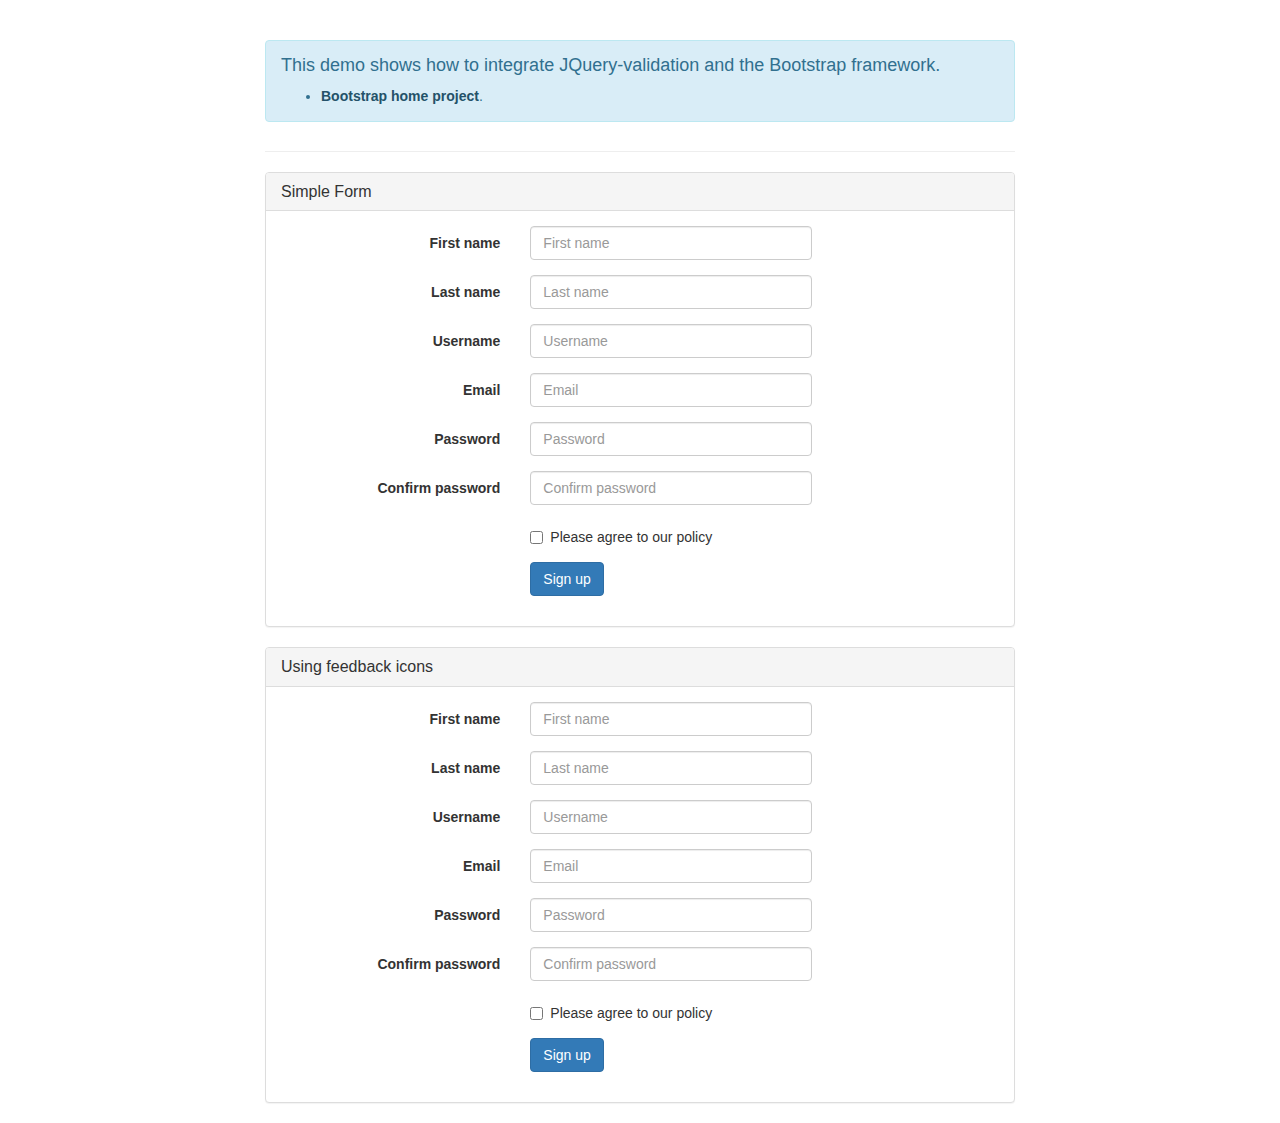
<file: assets/plugins/jquery-validation-1.15.0/demo/bootstrap/index.html>
<!DOCTYPE html>
<html>
<head>
	<title>JQuery-validation demo | Bootstrap</title>

	<link rel="stylesheet" href="https://maxcdn.bootstrapcdn.com/bootstrap/3.3.5/css/bootstrap.min.css" />

	<script type="text/javascript" src="../../lib/jquery-1.11.1.js"></script>
	<script type="text/javascript" src="../../dist/jquery.validate.js"></script>
</head>
<body>
	<div class="container">
		<div class="row">
			<div class="col-sm-8 col-sm-offset-2">
				<div class="page-header">
					<div class="alert alert-info" role="alert">
						<h4>This demo shows how to integrate JQuery-validation and the Bootstrap framework.</h4>
						<ul>
							<li><a href="http://getbootstrap.com/" class="alert-link">Bootstrap home project</a>.</li>
						</ul>
					</div>
				</div>

				<div class="panel panel-default">
					<div class="panel-heading">
						<h3 class="panel-title">Simple Form</h3>
					</div>
					<div class="panel-body">
						<form id="signupForm" method="post" class="form-horizontal" action="">
							<div class="form-group">
								<label class="col-sm-4 control-label" for="firstname">First name</label>
								<div class="col-sm-5">
									<input type="text" class="form-control" id="firstname" name="firstname" placeholder="First name" />
								</div>
							</div>

							<div class="form-group">
								<label class="col-sm-4 control-label" for="lastname">Last name</label>
								<div class="col-sm-5">
									<input type="text" class="form-control" id="lastname" name="lastname" placeholder="Last name" />
								</div>
							</div>

							<div class="form-group">
								<label class="col-sm-4 control-label" for="username">Username</label>
								<div class="col-sm-5">
									<input type="text" class="form-control" id="username" name="username" placeholder="Username" />
								</div>
							</div>

							<div class="form-group">
								<label class="col-sm-4 control-label" for="email">Email</label>
								<div class="col-sm-5">
									<input type="text" class="form-control" id="email" name="email" placeholder="Email" />
								</div>
							</div>

							<div class="form-group">
								<label class="col-sm-4 control-label" for="password">Password</label>
								<div class="col-sm-5">
									<input type="password" class="form-control" id="password" name="password" placeholder="Password" />
								</div>
							</div>

							<div class="form-group">
								<label class="col-sm-4 control-label" for="confirm_password">Confirm password</label>
								<div class="col-sm-5">
									<input type="password" class="form-control" id="confirm_password" name="confirm_password" placeholder="Confirm password" />
								</div>
							</div>

							<div class="form-group">
								<div class="col-sm-5 col-sm-offset-4">
									<div class="checkbox">
										<label>
											<input type="checkbox" id="agree" name="agree" value="agree" />Please agree to our policy
										</label>
									</div>
								</div>
							</div>

							<div class="form-group">
								<div class="col-sm-9 col-sm-offset-4">
									<button type="submit" class="btn btn-primary" name="signup" value="Sign up">Sign up</button>
								</div>
							</div>
						</form>
					</div>
				</div>

				<div class="panel panel-default">
					<div class="panel-heading">
						<h3 class="panel-title">Using feedback icons</h3>
					</div>
					<div class="panel-body">
						<form id="signupForm1" method="post" class="form-horizontal" action="">
							<div class="form-group">
								<label class="col-sm-4 control-label" for="firstname1">First name</label>
								<div class="col-sm-5">
									<input type="text" class="form-control" id="firstname1" name="firstname1" placeholder="First name" />
								</div>
							</div>

							<div class="form-group">
								<label class="col-sm-4 control-label" for="lastname1">Last name</label>
								<div class="col-sm-5">
									<input type="text" class="form-control" id="lastname1" name="lastname1" placeholder="Last name" />
								</div>
							</div>

							<div class="form-group">
								<label class="col-sm-4 control-label" for="username1">Username</label>
								<div class="col-sm-5">
									<input type="text" class="form-control" id="username1" name="username1" placeholder="Username" />
								</div>
							</div>

							<div class="form-group">
								<label class="col-sm-4 control-label" for="email1">Email</label>
								<div class="col-sm-5">
									<input type="text" class="form-control" id="email1" name="email1" placeholder="Email" />
								</div>
							</div>

							<div class="form-group">
								<label class="col-sm-4 control-label" for="password1">Password</label>
								<div class="col-sm-5">
									<input type="password" class="form-control" id="password1" name="password1" placeholder="Password" />
								</div>
							</div>

							<div class="form-group">
								<label class="col-sm-4 control-label" for="confirm_password1">Confirm password</label>
								<div class="col-sm-5">
									<input type="password" class="form-control" id="confirm_password1" name="confirm_password1" placeholder="Confirm password" />
								</div>
							</div>

							<div class="form-group">
								<div class="col-sm-5 col-sm-offset-4">
									<div class="checkbox">
										<label>
											<input type="checkbox" id="agree1" name="agree1" value="agree" />Please agree to our policy
										</label>
									</div>
								</div>
							</div>

							<div class="form-group">
								<div class="col-sm-9 col-sm-offset-4">
									<button type="submit" class="btn btn-primary" name="signup1" value="Sign up">Sign up</button>
								</div>
							</div>
						</form>
					</div>
				</div>
			</div>
		</div>
	</div>
	<script type="text/javascript">
		$.validator.setDefaults( {
			submitHandler: function () {
				alert( "submitted!" );
			}
		} );

		$( document ).ready( function () {
			$( "#signupForm" ).validate( {
				rules: {
					firstname: "required",
					lastname: "required",
					username: {
						required: true,
						minlength: 2
					},
					password: {
						required: true,
						minlength: 5
					},
					confirm_password: {
						required: true,
						minlength: 5,
						equalTo: "#password"
					},
					email: {
						required: true,
						email: true
					},
					agree: "required"
				},
				messages: {
					firstname: "Please enter your firstname",
					lastname: "Please enter your lastname",
					username: {
						required: "Please enter a username",
						minlength: "Your username must consist of at least 2 characters"
					},
					password: {
						required: "Please provide a password",
						minlength: "Your password must be at least 5 characters long"
					},
					confirm_password: {
						required: "Please provide a password",
						minlength: "Your password must be at least 5 characters long",
						equalTo: "Please enter the same password as above"
					},
					email: "Please enter a valid email address",
					agree: "Please accept our policy"
				},
				errorElement: "em",
				errorPlacement: function ( error, element ) {
					// Add the `help-block` class to the error element
					error.addClass( "help-block" );

					if ( element.prop( "type" ) === "checkbox" ) {
						error.insertAfter( element.parent( "label" ) );
					} else {
						error.insertAfter( element );
					}
				},
				highlight: function ( element, errorClass, validClass ) {
					$( element ).parents( ".col-sm-5" ).addClass( "has-error" ).removeClass( "has-success" );
				},
				unhighlight: function (element, errorClass, validClass) {
					$( element ).parents( ".col-sm-5" ).addClass( "has-success" ).removeClass( "has-error" );
				}
			} );

			$( "#signupForm1" ).validate( {
				rules: {
					firstname1: "required",
					lastname1: "required",
					username1: {
						required: true,
						minlength: 2
					},
					password1: {
						required: true,
						minlength: 5
					},
					confirm_password1: {
						required: true,
						minlength: 5,
						equalTo: "#password1"
					},
					email1: {
						required: true,
						email: true
					},
					agree1: "required"
				},
				messages: {
					firstname1: "Please enter your firstname",
					lastname1: "Please enter your lastname",
					username1: {
						required: "Please enter a username",
						minlength: "Your username must consist of at least 2 characters"
					},
					password1: {
						required: "Please provide a password",
						minlength: "Your password must be at least 5 characters long"
					},
					confirm_password1: {
						required: "Please provide a password",
						minlength: "Your password must be at least 5 characters long",
						equalTo: "Please enter the same password as above"
					},
					email1: "Please enter a valid email address",
					agree1: "Please accept our policy"
				},
				errorElement: "em",
				errorPlacement: function ( error, element ) {
					// Add the `help-block` class to the error element
					error.addClass( "help-block" );

					// Add `has-feedback` class to the parent div.form-group
					// in order to add icons to inputs
					element.parents( ".col-sm-5" ).addClass( "has-feedback" );

					if ( element.prop( "type" ) === "checkbox" ) {
						error.insertAfter( element.parent( "label" ) );
					} else {
						error.insertAfter( element );
					}

					// Add the span element, if doesn't exists, and apply the icon classes to it.
					if ( !element.next( "span" )[ 0 ] ) {
						$( "<span class='glyphicon glyphicon-remove form-control-feedback'></span>" ).insertAfter( element );
					}
				},
				success: function ( label, element ) {
					// Add the span element, if doesn't exists, and apply the icon classes to it.
					if ( !$( element ).next( "span" )[ 0 ] ) {
						$( "<span class='glyphicon glyphicon-ok form-control-feedback'></span>" ).insertAfter( $( element ) );
					}
				},
				highlight: function ( element, errorClass, validClass ) {
					$( element ).parents( ".col-sm-5" ).addClass( "has-error" ).removeClass( "has-success" );
					$( element ).next( "span" ).addClass( "glyphicon-remove" ).removeClass( "glyphicon-ok" );
				},
				unhighlight: function ( element, errorClass, validClass ) {
					$( element ).parents( ".col-sm-5" ).addClass( "has-success" ).removeClass( "has-error" );
					$( element ).next( "span" ).addClass( "glyphicon-ok" ).removeClass( "glyphicon-remove" );
				}
			} );
		} );
	</script>
</body>
</html>
</file>
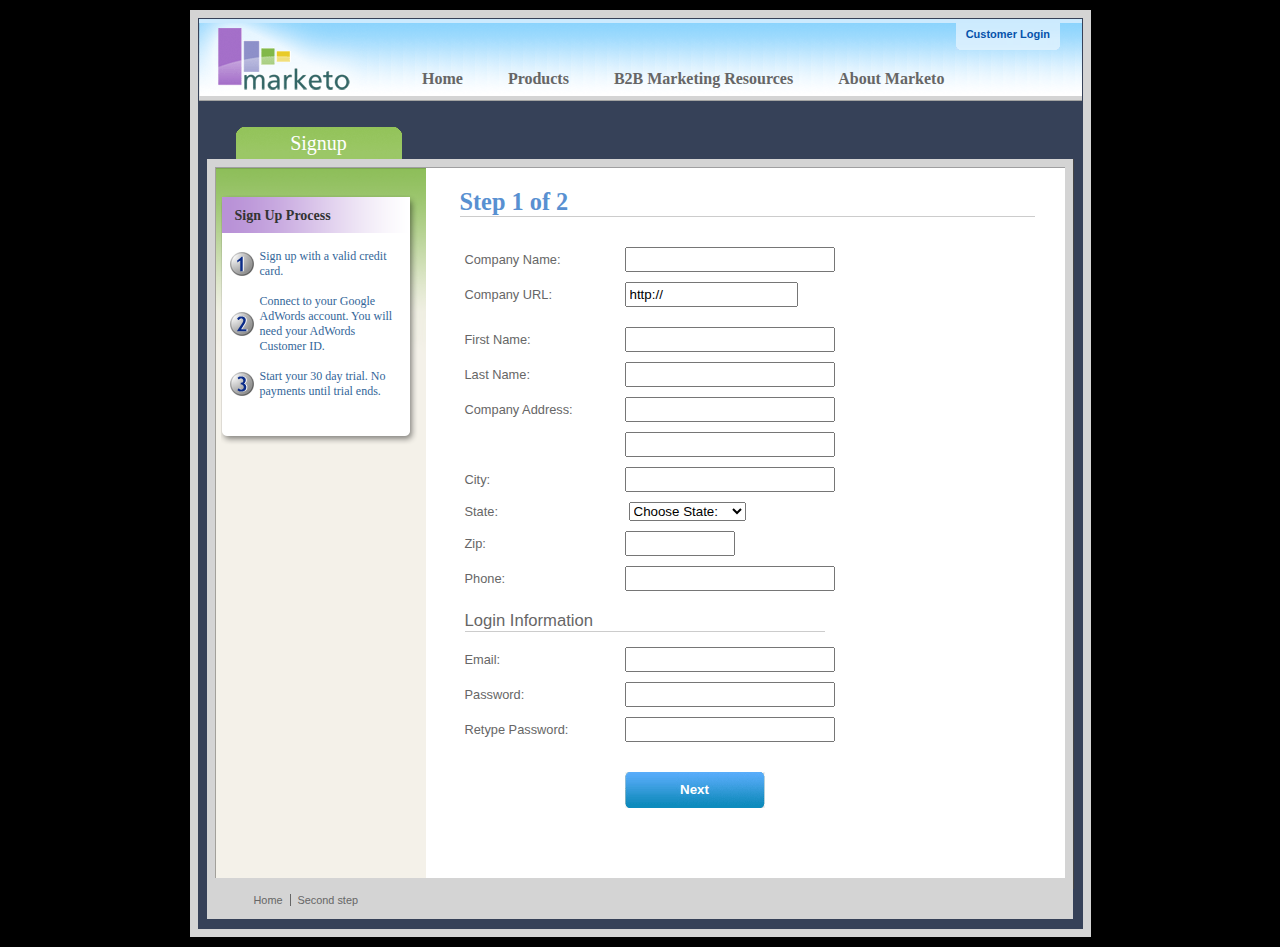
<file: assets/plugins/jquery-validation-1.15.0/demo/marketo/index.html>
<!DOCTYPE html>
<html lang="en">
<head>
	<meta charset="utf-8">
	<title>Subscription Signup | Marketo</title>
	<script src="../../lib/jquery.js"></script>
	<script src="../../lib/jquery.mockjax.js"></script>
	<script src="../../dist/jquery.validate.js"></script>
	<script src="jquery.maskedinput.js"></script>
	<script src="mktSignup.js"></script>
	<link rel="stylesheet" href="stylesheet.css">
</head>
<body>
<!-- start page wrapper -->
<div id="letterbox">
	<!-- start header container -->
	<div id="header-background">
		<div class="nav-global-container">
			<div class="login">
				<a href="#">
					<span></span>Customer Login</a>
			</div>
			<div class="logo">
				<a href="#">
					<img src="images/logo_marketo.gif" width="168" height="73" alt="Marketo">
				</a>
			</div>
			<div class="nav-global">
				<ul>
					<li>
						<a href="#" class="nav-g01">
							<span></span>Home</a>
					</li>
					<li>
						<a href="#" class="nav-g02">
							<span></span>Products</a>
					</li>
					<li>
						<a href="#" class="nav-g04">
							<span></span>B2B Marketing Resources</a>
					</li>
					<li>
						<a href="#" class="nav-g05">
							<span></span>About Marketo</a>
					</li>
				</ul>
			</div>
		</div>
	</div>
	<!-- end header container -->
	<div class="line-grey-tier"></div>
	<!-- start page container 2 div-->
	<div id="page-container" class="resize">
		<div id="page-content-inner" class="resize">
			<!-- start col-main -->
			<div id="col-main" class="resize" style="">
				<!-- start main content -->
				<div class="main-content resize">
					<div class="action-container" style="display:none;"></div>
					<h1>Step 1 of 2</h1>
					<p>
					</p>
					<br clear="all">
					<div>
						<form id="profileForm" type="actionForm" action="step2.htm" method="get">
							<div class="error" style="display:none;">
								<img src="images/warning.gif" alt="Warning!" width="24" height="24" style="float:left; margin: -5px 10px 0px 0px;">
								<span></span>.
								<br clear="all">
							</div>
							<table cellpadding="0" cellspacing="0" border="0">
								<tr>
									<td class="label">
										<label for="co_name">Company Name:</label>
									</td>
									<td class="field">
										<input id="co_name" class="required" maxlength="40" name="co_name" size="20" type="text" tabindex="1" value="">
									</td>
								</tr>
								<tr>
									<td class="label">
										<label for="co_url">Company URL:</label>
									</td>
									<td class="field">
										<input id="co_url" class="required defaultInvalid url" maxlength="40" name="co_url" style="width:163px" type="text" tabindex="2" value="http://">
									</td>
								</tr>
								<tr>
									<td>
									<td>
								</tr>
								<tr>
									<td class="label">
										<label for="first_name">First Name:</label>
									</td>
									<td class="field">
										<input id="first_name" class="required" maxlength="40" name="first_name" size="20" type="text" tabindex="3" value="">
									</td>
								</tr>
								<tr>
									<td class="label">
										<label for="last_name">Last Name:</label>
									</td>
									<td class="field">
										<input id="last_name" class="required" maxlength="40" name="last_name" size="20" type="text" tabindex="4" value="">
									</td>
								</tr>
								<tr>
									<td class="label">
										<label for="address1">Company Address:</label>
									</td>
									<td class="field">
										<input maxlength="40" class="required" name="address1" size="20" type="text" tabindex="5" value="">
									</td>
								</tr>
								<tr>
									<td class="label"></td>
									<td class="field">
										<input maxlength="40" name="address2" size="20" type="text" tabindex="6" value="">
									</td>
								</tr>
								<tr>
									<td class="label">
										<label for="city">City:</label>
									</td>
									<td class="field">
										<input maxlength="40" class="required" name="city" size="20" type="text" tabindex="7" value="">
									</td>
								</tr>
								<tr>
									<td class="label">
										<label for="state">State:</label>
									</td>
									<td class="field">
										<select id="state" class="required" name="state" style="margin-left: 4px;" tabindex="8">
											<option value="">Choose State:</option>
											<option value="AL">Alabama</option>
											<option value="AK">Alaska</option>
											<option value="AZ">Arizona</option>
											<option value="AR">Arkansas</option>
											<option value="CA">California</option>
											<option value="CO">Colorado</option>
											<option value="CT">Connecticut</option>
											<option value="DE">Delaware</option>
											<option value="FL">Florida</option>
											<option value="GA">Georgia</option>
											<option value="HI">Hawaii</option>
											<option value="ID">Idaho</option>
											<option value="IL">Illinois</option>
											<option value="IN">Indiana</option>
											<option value="IA">Iowa</option>
											<option value="KS">Kansas</option>
											<option value="KY">Kentucky</option>
											<option value="LA">Louisiana</option>
											<option value="ME">Maine</option>
											<option value="MD">Maryland</option>
											<option value="MA">Massachusetts</option>
											<option value="MI">Michigan</option>
											<option value="MN">Minnesota</option>
											<option value="MS">Mississippi</option>
											<option value="MO">Missouri</option>
											<option value="MT">Montana</option>
											<option value="NE">Nebraska</option>
											<option value="NV">Nevada</option>
											<option value="NH">New Hampshire</option>
											<option value="NJ">New Jersey</option>
											<option value="NM">New Mexico</option>
											<option value="NY">New York</option>
											<option value="NC">North Carolina</option>
											<option value="ND">North Dakota</option>
											<option value="OH">Ohio</option>
											<option value="OK">Oklahoma</option>
											<option value="OR">Oregon</option>
											<option value="PA">Pennsylvania</option>
											<option value="RI">Rhode Island</option>
											<option value="SC">South Carolina</option>
											<option value="SD">South Dakota</option>
											<option value="TN">Tennessee</option>
											<option value="TX">Texas</option>
											<option value="UT">Utah</option>
											<option value="VT">Vermont</option>
											<option value="VA">Virginia</option>
											<option value="WA">Washington</option>
											<option value="WV">West Virginia</option>
											<option value="WI">Wisconsin</option>
											<option value="WY">Wyoming</option>
										</select>
									</td>
								</tr>
								<tr>
									<td class="label">
										<label for="zip">Zip:</label>
									</td>
									<td class="field">
										<input maxlength="10" name="zip" style="width: 100px" type="text" class="required zipcode" tabindex="9" value="">
									</td>
								</tr>
								<tr>
									<td class="label">
										<label for="phone">Phone:</label>
									</td>
									<td class="field">
										<input id="phone" maxlength="14" name="phone" type="text" class="required phone" tabindex="10" value="">
									</td>
								</tr>
								<tr>
									<td colspan="2">
										<h2 style="border-bottom: 1px solid #CCCCCC;">Login Information</h2>
									</td>
								</tr>
								<tr>
									<td class="label">
										<label for="email">Email:</label>
									</td>
									<td class="field">
										<input id="email" class="required email" remote="emails.action" maxlength="40" name="email" size="20" type="text" tabindex="11" value="">
									</td>
								</tr>
								<tr>
									<td class="label">
										<label for="password1">Password:</label>
									</td>
									<td class="field">
										<input id="password1" class="required password" maxlength="40" name="password1" size="20" type="password" tabindex="12" value="">
									</td>
								</tr>
								<tr>
									<td class="label">
										<label for="password2">Retype Password:</label>
									</td>
									<td class="field">
										<input id="password2" class="required" equalTo="#password1" maxlength="40" name="password2" size="20" type="password" tabindex="13" value="">
										<div class="formError"></div>
									</td>
								</tr>
								<tr>
									<td></td>
									<td>
										<div class="buttonSubmit">
											<span></span>
											<input class="formButton" type="submit" value="Next" style="width: 140px" tabindex="14">
										</div>
									</td>
								</tr>
							</table>
							<br>
							<br>
						</form>
						<br clear="all">
					</div>
				</div>
				<!-- end main content -->
				<br>
			</div>
			<!-- end col-main -->
			<!-- start left col -->
			<div id="col-left" class="nav-left-back empty resize" style="position: absolute; min-height: 450px;">
				<div class="col-left-header-tab" style="position: absolute;">Signup</div>
				<div class="nav-left"></div>
				<div class="left-nav-callout png" style="top: 15px; margin-bottom: 100px;">
					<img src="images/left-nav-callout-long.png" class="png" alt="">
					<h6>Sign Up Process</h6>
					<a style="background-image: url(images/step1-24.gif); font-weight: normal; text-decoration: none; cursor: default;">Sign up with a valid credit card.</a>
					<a style="background-image: url(images/step2-24.gif); font-weight: normal; text-decoration: none; cursor: default;">Connect to your Google AdWords account.  You will need your AdWords Customer ID.</a>
					<a style="background-image: url(images/step3-24.gif); font-weight: normal; text-decoration: none; cursor: default;">Start your 30 day trial.  No payments until trial ends.</a>
				</div>
				<div class="footerAddress">
					<b>Marketo Inc.</b>
					<br>1710 S. Amphlett Blvd.
					<br>San Mateo, CA 94402 USA
					<br>
				</div>
				<br clear="all">
			</div>
			<!-- end left col -->
		</div>
	</div>
	<!-- end page container 2 divs-->
	<div id="footer-container" align="center">
		<div class="footer">
			<ul>
				<li><a href="..">Home</a>
				</li>
				<li class="line-off"><a href="step2.htm">Second step</a>
				</li>
			</ul>
		</div>
	</div>
	<!-- end page wrapper -->
</div>
</body>
</html>
</file>
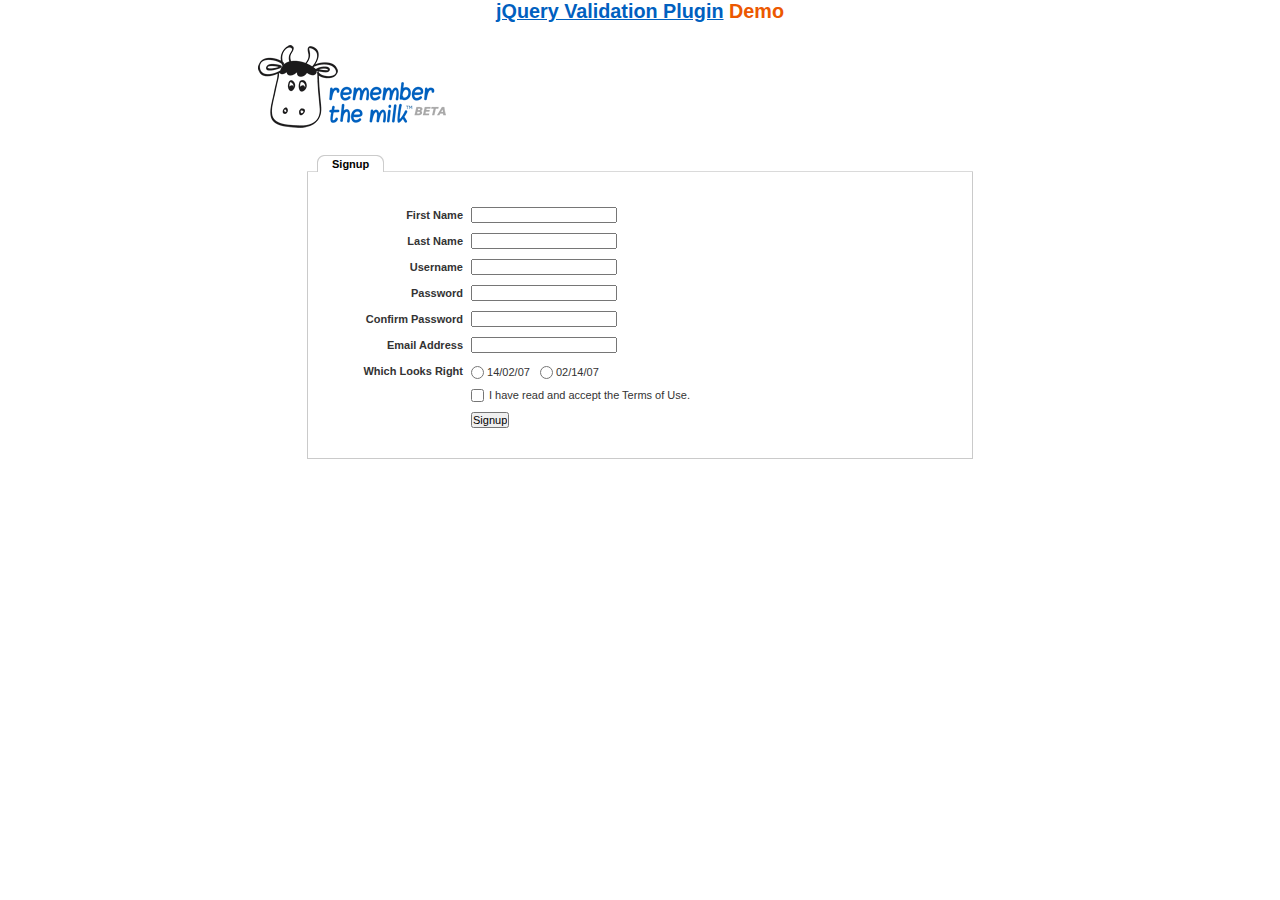
<file: assets/plugins/jquery-validation-1.15.0/demo/milk/index.html>
<!DOCTYPE html>
<html lang="en">
<head>
	<meta charset="utf-8">
	<title>Remember The Milk signup form - jQuery Validate plugin demo - with friendly permission from the RTM team</title>
	<link rel="stylesheet" href="milk.css">
	<script src="../../lib/jquery.js"></script>
	<script src="../../lib/jquery.mockjax.js"></script>
	<script src="../../dist/jquery.validate.js"></script>
	<script>
	$(document).ready(function() {
		$.mockjax({
			url: "emails.action",
			response: function(settings) {
				var email = settings.data.email,
					emails = ["glen@marketo.com", "george@bush.gov", "me@god.com", "aboutface@cooper.com", "steam@valve.com", "bill@gates.com"];
				this.responseText = "true";
				if ($.inArray(email, emails) !== -1) {
					this.responseText = "false";
				}
			},
			responseTime: 500
		});

		$.mockjax({
			url: "users.action",
			response: function(settings) {
				var user = settings.data.username,
					users = ["asdf", "Peter", "Peter2", "George"];
				this.responseText = "true";
				if ($.inArray(user, users) !== -1) {
					this.responseText = "false";
				}
			},
			responseTime: 500
		});

		// validate signup form on keyup and submit
		var validator = $("#signupform").validate({
			rules: {
				firstname: "required",
				lastname: "required",
				username: {
					required: true,
					minlength: 2,
					remote: "users.action"
				},
				password: {
					required: true,
					minlength: 5
				},
				password_confirm: {
					required: true,
					minlength: 5,
					equalTo: "#password"
				},
				email: {
					required: true,
					email: true,
					remote: "emails.action"
				},
				dateformat: "required",
				terms: "required"
			},
			messages: {
				firstname: "Enter your firstname",
				lastname: "Enter your lastname",
				username: {
					required: "Enter a username",
					minlength: jQuery.validator.format("Enter at least {0} characters"),
					remote: jQuery.validator.format("{0} is already in use")
				},
				password: {
					required: "Provide a password",
					minlength: jQuery.validator.format("Enter at least {0} characters")
				},
				password_confirm: {
					required: "Repeat your password",
					minlength: jQuery.validator.format("Enter at least {0} characters"),
					equalTo: "Enter the same password as above"
				},
				email: {
					required: "Please enter a valid email address",
					minlength: "Please enter a valid email address",
					remote: jQuery.validator.format("{0} is already in use")
				},
				dateformat: "Choose your preferred dateformat",
				terms: " "
			},
			// the errorPlacement has to take the table layout into account
			errorPlacement: function(error, element) {
				if (element.is(":radio"))
					error.appendTo(element.parent().next().next());
				else if (element.is(":checkbox"))
					error.appendTo(element.next());
				else
					error.appendTo(element.parent().next());
			},
			// specifying a submitHandler prevents the default submit, good for the demo
			submitHandler: function() {
				alert("submitted!");
			},
			// set this class to error-labels to indicate valid fields
			success: function(label) {
				// set &nbsp; as text for IE
				label.html("&nbsp;").addClass("checked");
			},
			highlight: function(element, errorClass) {
				$(element).parent().next().find("." + errorClass).removeClass("checked");
			}
		});

		// propose username by combining first- and lastname
		$("#username").focus(function() {
			var firstname = $("#firstname").val();
			var lastname = $("#lastname").val();
			if (firstname && lastname && !this.value) {
				this.value = (firstname + "." + lastname).toLowerCase();
			}
		});
	});
	</script>
</head>
<body>
<h1 id="banner"><a href="http://jqueryvalidation.org/">jQuery Validation Plugin</a> Demo</h1>
<div id="main">
	<div id="content">
		<div id="header">
			<div id="headerlogo">
				<img src="milk.png" alt="Remember The Milk">
			</div>
		</div>
		<div style="clear: both;">
			<div></div>
		</div>
		<div class="content">
			<div id="signupbox">
				<div id="signuptab">
					<ul>
						<li id="signupcurrent"><a href=" ">Signup</a>
						</li>
					</ul>
				</div>
				<div id="signupwrap">
					<form id="signupform" autocomplete="off" method="get" action="">
						<table>
							<tr>
								<td class="label">
									<label id="lfirstname" for="firstname">First Name</label>
								</td>
								<td class="field">
									<input id="firstname" name="firstname" type="text" value="" maxlength="100">
								</td>
								<td class="status"></td>
							</tr>
							<tr>
								<td class="label">
									<label id="llastname" for="lastname">Last Name</label>
								</td>
								<td class="field">
									<input id="lastname" name="lastname" type="text" value="" maxlength="100">
								</td>
								<td class="status"></td>
							</tr>
							<tr>
								<td class="label">
									<label id="lusername" for="username">Username</label>
								</td>
								<td class="field">
									<input id="username" name="username" type="text" value="" maxlength="50">
								</td>
								<td class="status"></td>
							</tr>
							<tr>
								<td class="label">
									<label id="lpassword" for="password">Password</label>
								</td>
								<td class="field">
									<input id="password" name="password" type="password" maxlength="50" value="">
								</td>
								<td class="status"></td>
							</tr>
							<tr>
								<td class="label">
									<label id="lpassword_confirm" for="password_confirm">Confirm Password</label>
								</td>
								<td class="field">
									<input id="password_confirm" name="password_confirm" type="password" maxlength="50" value="">
								</td>
								<td class="status"></td>
							</tr>
							<tr>
								<td class="label">
									<label id="lemail" for="email">Email Address</label>
								</td>
								<td class="field">
									<input id="email" name="email" type="text" value="" maxlength="150">
								</td>
								<td class="status"></td>
							</tr>
							<tr>
								<td class="label">
									<label>Which Looks Right</label>
								</td>
								<td class="field" colspan="2" style="vertical-align: top; padding-top: 2px;">
									<table>
										<tbody>
											<tr>
												<td style="padding-right: 5px;">
													<input id="dateformat_eu" name="dateformat" type="radio" value="0">
													<label id="ldateformat_eu" for="dateformat_eu">14/02/07</label>
												</td>
												<td style="padding-left: 5px;">
													<input id="dateformat_am" name="dateformat" type="radio" value="1">
													<label id="ldateformat_am" for="dateformat_am">02/14/07</label>
												</td>
												<td>
												</td>
											</tr>
										</tbody>
									</table>
								</td>
							</tr>
							<tr>
								<td class="label">&nbsp;</td>
								<td class="field" colspan="2">
									<div id="termswrap">
										<input id="terms" type="checkbox" name="terms">
										<label id="lterms" for="terms">I have read and accept the Terms of Use.</label>
									</div>
									<!-- /termswrap -->
								</td>
							</tr>
							<tr>
								<td class="label">
									<label id="lsignupsubmit" for="signupsubmit">Signup</label>
								</td>
								<td class="field" colspan="2">
									<input id="signupsubmit" name="signup" type="submit" value="Signup">
								</td>
							</tr>
						</table>
					</form>
				</div>
			</div>
		</div>
	</div>
</div>
</body>
</html>
</file>
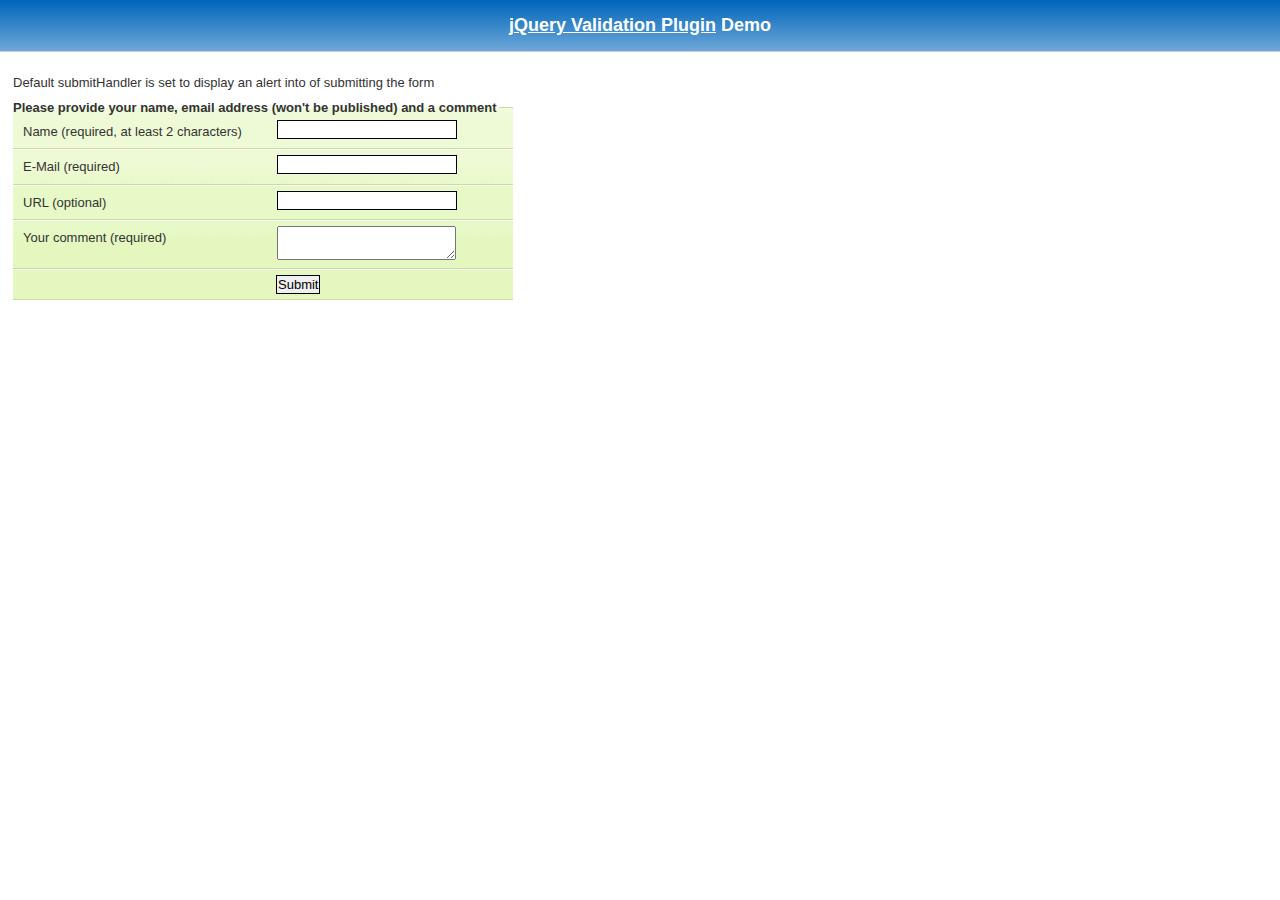
<file: assets/plugins/jquery-validation-1.15.0/demo/requirejs/index.html>
<!DOCTYPE html>
<html lang="en">
	<head>
		<meta charset="utf-8">
		<title>jQuery validation plug-in - requirejs demo</title>

		<link rel="stylesheet" href="../css/screen.css">

		<style type="text/css">
			#commentForm { width: 500px; }
			#commentForm label { width: 250px; }
			#commentForm label.error, #commentForm input.submit { margin-left: 253px; }
		</style>
</head>
<body>

	<h1 id="banner"><a href="http://jqueryvalidation.org/">jQuery Validation Plugin</a> Demo</h1>
	<div id="main">

		<p>Default submitHandler is set to display an alert into of submitting the form</p>
		<form class="cmxform" id="commentForm" method="get" action="">
			<fieldset>
				<legend>Please provide your name, email address (won't be published) and a comment</legend>
				<p>
					<label for="cname">Name (required, at least 2 characters)</label>
					<input id="cname" name="name" minlength="2" type="text" required>
				</p>
				<p>
					<label for="cemail">E-Mail (required)</label>
					<input id="cemail" type="email" name="email" required>
				</p>
				<p>
					<label for="curl">URL (optional)</label>
					<input id="curl" type="url" name="url">
				</p>
				<p>
					<label for="ccomment">Your comment (required)</label>
					<textarea id="ccomment" name="comment" required></textarea>
				</p>
				<p>
					<input class="submit" type="submit" value="Submit">
				</p>
			</fieldset>
		</form>

		<script>
		var require = {
			paths: {
				"jquery": "../../lib/jquery-1.11.1"
			}
		};
		</script>
		<script src="../../lib/require.js" data-main="app.js"></script>
	</div>
</body>
</html>
</file>
<file: assets/plugins/jquery-validation-1.15.0/demo/marketo/stylesheet.css>
:-moz-any-link :focus {
	outline: none;
}

:focus {
	-moz-outline-style: none;
	outline: none;
}

body {
	font-size: 80%;
	margin: 0;
	padding: 0;
	font-family: tahoma, geneva, sans-serif;
	background-color: #000000;
}

a {
	color: #0653AB;
	outline: 0px;
	text-decoration: none;
}

a:hover {
	outline: 0px;
	text-decoration: underline;
}

img {
	border: 0px;
}

/* s1.0 - Page Containers */
#letterbox {
	margin: 10px auto;
	width: 883px;
	background-color: #364158;
	border: 8px solid #D4D4D4;
	padding: 1px 1px 10px 1px;
}

#header-background {
	background: url(images/back_nav_blue.gif) repeat-x;
	margin: 0px auto;
	padding: 0px;
	height: 73px;
	width: 883px;
	border-top: 4px solid #CCEAFE;
	border-bottom: 4px solid #D4D4D4;
}

#page-container {
	width: 866px;
	margin: 0px auto;
	margin-top: 33px; /* pad from top menu to actions buts*/
	margin-bottom: -11px;
	padding-top: 8px;
	padding-bottom: 8px;
	background-color: #D4D4D4; /* light grey*/
	border-right: 1px solid #464646;
}

#page-content-inner {
	width: 849px;
	margin: 0px auto;
	border-top: 1px solid #9F9FA0;
	border-left: 1px solid #A2A09A;
	background-color: #F4F1E9;
	position: relative;
}

#page-content-inner #col-left {
	width: 210px;
	float: left;
	background-color: #F4F1E9;
}

#page-content-inner #col-main {
	width: 639px;
	background-color: #ffffff;
	position: absolute;
	right: 0px;
	top: 0px;
}

#footer-container {
	width: 866px;
	position: relative;
	left: 8px;
	padding: 2px 0px 10px 0px;
	background-color: #D4D4D4; /* light grey*/
}

/* s2.0 - Global navigation bar */
.nav-global-container {
	width: 880px;
	margin: 0px auto;
	position: relative;
}

* html .nav-global-container { /* ie6 fix*/
	margin-bottom: -6px;
}

.login {
	position: absolute;
	right: 20px;
	text-align: center;
}

.login a,.login a span {
	display: block;
	height: 18px;
	font-size: 11px;
	background: url(images/login-sprite.gif) right -5px no-repeat;
	text-decoration: none;
	font-weight: bold;
	padding: 5px 10px 5px 10px;
	position: relative;
}

.login a:hover {
	color: #000000;
	text-decoration: underline;
}

div.login a span {
	background-position: left -105px;
	width: 4px;
	position: absolute;
	top: 0px;
	left: 0px;
	padding: 5px 0px 5px 0px;;
}

div.login a:hover span {

}

.logo {
	float: left;
	margin: 0px 0px -5px 0px; /* neg marging for ie6 */
}

.logo img {
	border: 0px;
	margin-left: -1px;
}

.nav-global {
	float: left;
	width: 645px;
	margin: 40px 0px 0px 40px;
	background-color: transparent;
}

.nav-global ul {
	margin: 0px;
	padding: 0px;
	list-style: none;
}

.nav-global li {
	float: left;
	white-space: nowrap;
}

div.nav-global li a,div.nav-global li a span {
	background-image: url(images/tab-sprite.gif);
	background-position: right 100px;
	background-repeat: no-repeat;
	height: 32px;
	color: #666666;
	text-decoration: none;
	font: bold 16px 'trebuchet ms';
	margin-right: 15px;
	display: block;
	position: relative;
	padding: 7px 15px 0px 15px;
}

div.nav-global li a:hover {
	background-position: right 0px;
	color: #333333;
}

div.nav-global li a:hover span {
	background-position: left -100px;
	display: block !important;
}

div.nav-global li a span {
	background-position: left 150px;
	width: 4px;
	position: absolute;
	left: 0px;
	top: 0px;
	padding: 7px 0px 0px 0px;
}

body.safari div.nav-global li a span {
	display: none;
}

div.nav-global li a.on,div.nav-global li a.on:hover {
	background-position: right -55px;
	color: #FFFFFF;
}

div.nav-global li a.on span,div.nav-global li a.on:hover span {
	background-position: left -155px;
	display: block !important;
}

div.action-container {
	position: relative;
	top: -45px;
	cursor: pointer;
}

div.action-icon-container {
	position: absolute;
	top: -17px;
	left: -17px;
	z-index: 10;
	width: 100px;
	height: 100px;
	overflow: hidden;
}

div.action-icon {
	border: 0px;
	position: absolute;
	top: -0px;
	left: 0px;
}

div.action-button-container {
	height: 106px;
	width: 180px;
	overflow: hidden;
	position: absolute;
	top: 0px;
	left: 0px;
	z-index: 5;
}

img.action-icon {
	border: 0px;
	position: absolute;
	top: 0px;
	left: 0px;
	z-index: 0
}

div.action-text {
	z-index: 20;
	color: #FFFFFF;
	position: absolute;
	left: 40px;
	top: 12px;
	font: 14px tahoma, geneva;
	padding-top: 30px;
}

div.bigbuttons {
	top: -20px;
}

div.action-header {
	z-index: 21;
	position: absolute;
	left: 40px;
	top: 10px;
}

div.action-header b {
	font: bold 17px tahoma, geneva;
	display: block;
	margin-bottom: 10px;
	color: #0b2c89;
	position: absolute;
	top: 0px;
	left: 0px;
	width: 130px;
}

div.action-header b.shadow {
	top: 1px;
	left: 1px;
	color: #d5d5d5;
}

img.action-button {
	position: relative;
}

div.hover img.action-button {
	top: -131px;
}

div.on img.action-button {
	top: -261px;
}

/* s3.0 - top of content Action Buttons */
.action-buttons {
	width: 100%; /* ie6 requires */
}

.action-buttons ul {
	position: relative;
	padding: 0px;
}

.action-buttons li {
	position: relative; /* ie6 fix */
	float: left;
	list-style: none;
	text-align: center;
	line-height: 16px;
	margin: -61px 0px 0px 0px;
}

.action-home li {
	margin: -49px 0px 0px 0px;
}

.action-buttons  a {
	display: block;
	height: 110px;
	width: 175px;
	padding: 14px 0px 0px 25px;
	text-decoration: none;
	font-size: 12px;
	font-weight: bold;
	color: #ffffff;
}

.action-buttons li span {
	color: #053880;
	line-height: 47px;
	font-size: 17px;
}

div.action-bottom {
	margin: 15px 0px 10px 0px;
	float: left;
}

div.action-bottom a {
	height: 61px;
	width: 178px;
	border: 0px;
	background: url(images/action-bottom.gif) no-repeat 0px 0px;
	color: #0b2c89;
	float: left;
	position: relative;
	font: bold 17px tahoma, geneva;
	text-decoration: none;
	margin-right: 10px;
}

div.action-bottom a span {
	position: absolute;
	top: 15px;
	left: 40px;
}

div.action-bottom a span.shadow {
	top: 16px;
	left: 41px;
	color: #d4d4d4;
}

.line-grey {
	background: url(images/line-grey.gif) 0 0 repeat-x;
	height: 2px;
	margin: 8px 25px 20px 0;
}

/* s4.0 - Home Hero Area */
.hero-background {
	position: relative;
	width: 880px;
	background: url(images/back_home-hero.jpg) 10px 0px no-repeat;
	height: 211px;
	margin: -20px 0px 45px 0px;
}

.hero-text {
	float: right;
	width: 626px;
	margin-top: 26px;
}

.hero-text a { /* Sign Up Now Button */
	padding: 5px 32px 0px 0px;
	float: right;
}

.hero-text h1 {
	font-size: 2.3em;
	line-height: 1.2em;
	color: #333333;
	font-family: Trebuchet MS;
	margin: 12px 0px 10px 10px;
}

.hero-text h2 {
	margin: 0px;
	font-weight: normal;
	font-size: 1.35em;
	margin: 5px 0px 13px 10px
}

/* s4.1 - Home Left Header tab */
.col-left-header-tab {
	position: relative; /* ie6 fix */
	background: url(images/tab_green.gif) 0 0 no-repeat;
	height: 30px;
	width: 166px;
	text-align: center;
	color: #ffffff;
	font: 20px 'trebuchet ms';
	padding-top: 2px;
	margin-top: -41px;
	margin-left: 20px;
	line-height: 29px;
	margin-bottom: 8px;
	display: block;
}

.col-left-header-tab a {
	color: #FFFFFF;
}

.callout-green {
	background: url(images/back_green-fade.gif) 0 0 repeat-x;
	font-size: 1.2em;
	padding: 10px 15px 20px 13px;
	color: #303B52;
	line-height: 1.4em;
}

/* s4.2 - Home Left Quote */
.callout-tan {
	color: #666666;
}

.callout-tan h1 {
	background: #F4F1E9 url(images/back_tan-fade.gif) 0 0 repeat-y;
	font-size: 1.1em;
	text-align: center;
	margin: 0px;
	padding: 11px 5px 11px 2px;
	color: #333333;
}

.callout-tan p {
	margin: 0px;
	margin-top: 5px;
	line-height: 1.4em;
	padding: 5px 10px 7px 13px;
}

.callout-tan p img {
	float: left;
	margin: 5px 10px 5px 0px;
}

.callout-tan div {
	text-align: left;
	padding: 5px 10px 7px 0px;
	font-weight: bold;
}

/* s4.3 - purple home boxes */
.box-purple {
	background: #C6C8E3 url(images/back_home-icons.png) 0px 0px repeat-x;
	border-left: 1px solid #ffffff;
	color: #333333;
	width: 581px;
	padding: 10px 15px 20px 15px;
}

div.box-purple a {

}

.box-purple h1 {
	font-size: 1.5em;
	margin: 10px 0px -15px 0px;
}

.box-purple li {
	margin: 0px 0px 0px -23px;
	line-height: 1.6em;
	font-size: 1em;
}

.box-purple  div {
	padding: 0px 0px 0px 110px;
}

.icon-text01 {
	background-image: url(images/icon_search-engine-market.png);
	background-repeat: no-repeat;
}

* html .icon-text01 {
	width: 460px; /* must have a width or heigh tag for ie6*/
	background-image: none;
	filter: progid : DXImageTransform . Microsoft .
		AlphaImageLoader(src = "images/icon_search-engine-market.png",
		sizingMethod = "crop");
}

.icon-text02 {
	background: url(images/icon_landing-pages.png) 0 0 no-repeat;
}

* html .icon-text02 {
	width: 460px; /* must have a width or heigh tag for ie6*/
	background-image: none;
	filter: progid : DXImageTransform . Microsoft .
		AlphaImageLoader(src = "images/icon_landing-pages.png", sizingMethod =
		"crop");
}

.icon-text03 {
	background: url(images/icon_salesforce.png) 0 0 no-repeat;
}

* html .icon-text03 {
	width: 460px; /* must have a width or heigh tag for ie6*/
	background-image: none;
	filter: progid : DXImageTransform . Microsoft .
		AlphaImageLoader(src = "images/icon_salesforce.png", sizingMethod =
		"crop");
}

/* s4.4 - news home boxes */
.callout-news {
	color: #555555;
	float: left;
	width: 49%;
	margin: 10px 1px 0px 0px;
	padding-bottom: 20px;
	text-align: left;
}

.line-news-r {
	border-right: 1px solid #D4D4D4;
}

.callout-news h1 {
	background-color: #EEEEEE;
	font-size: 1.2em;
	margin: 0px;
	padding: 11px 5px 11px 15px;
	color: #333333;
}

.callout-news p {
	margin: 10px 0px 0px 10px;
	padding: 0px 10px 7px 20px;
	background: url(images/news.gif) no-repeat left 1px;
}

.callout-news p a {

}

.callout-news ul {
	list-style-type: none;
	padding: 0;
	margin: 10px 0 0 10px;
}

.callout-news li {
	background: url(images/icon_news.gif) no-repeat left 2px;
	padding: 0px 5px 5px 20px;
}

.callout-news li a {
	display: block;
	margin-bottom: 5px;
}

.callout-news div {
	text-align: right;
}

#scrollup {
	position: relative;
	overflow: hidden;
	height: 440px;
	width: 200px
}

.headline {
	position: absolute;
	top: 600px;
	left: 5px;
	height: 585px;
	width: 190px;
	font: normal 12px tahoma, geneva !important;
}

div.more {
	margin: 5px 0px 0px 0px;
	padding: 0px 10px 0px 0px;
	letter-spacing: inherit;
}

div.more a {
	background: transparent url(images/arrow_r-blue.gif) no-repeat right 2px
		;
	font-weight: bold;
	padding: 0px 20px 0px 0px;
	font-weight: bold;
	text-decoration: none;
}

div.more a:hover {
	text-decoration: underline;
}

/* sX.0 - Left Nav */
.nav-left-back {
	background: url(images/back_nav_side.gif) 0 0 repeat-x;
}

div.empty {
	background: #F1F0E5 url(images/back_green-fade.gif) 0 0 repeat-x;
}

div.empty div.callout-green {

}

.nav-left {
	padding-top: 12px;
	/*background: url(images/logo_marketo_square.gif) 0 0 no-repeat;*/
	width: 210px;
}

.nav-left ul {
	margin: 0px;
	padding: 0px;
	list-style: none;
}

.nav-left li a {
	display: block;
	height: 24px;
	text-decoration: none;
	font-size: 12px;
	font-weight: bold;
	color: #ffffff;
	border-top: 1px solid #B3D38D;
	border-bottom: 1px solid #7CA84E;
	border-left: 1px solid #97B973;
	padding: 6px 0px 0px 20px;
}

.nav-left a:hover,.nav-left a.active:hover,#nav-left-sub a:hover {
	color: #4C6F28;
	background-color: #F4F1E9;
}

.nav-left a.open {
	background-image: url(images/arrow_d-green.gif);
	background-repeat: no-repeat;
	background-position: 6px 11px;
}

.nav-left-header-tab {
	position: relative; /* ie6 fix */
	background: url(images/tab_green.gif) 0 0 no-repeat;
	height: 32px;
	width: 166px;
	text-align: center;
	color: #ffffff;
	margin: -41px 0px 0px 22px;
	line-height: 22px;
	margin-bottom: 8px;
	display: block;
}

div.empty div.nav-left-header-tab {
	background: url(images/tab_green2.gif) 0 0 no-repeat;
}

.nav-left a.active {
	/* background: url(images/arrow_d-green.gif) 5px 10px no-repeat; */
	display: block;
	height: 24px;
	text-decoration: none;
	font-size: 12px;
	font-weight: bold;
	background-color: #F4F1E9;
	color: #4C6F28;
	border-top: 1px solid #D1E5BB;
	border-bottom: 1px solid #B0CB95;
	border-left: 1px solid #DADADA;
	padding: 6px 0px 0px 20px;
}

#nav-left-sub a {
	display: block;
	height: 24px;
	text-decoration: none;
	font-size: 12px;
	font-weight: bold;
	background-color: #D6E8C4;
	color: #4C6F28;
	border-top: 1px solid #D6E8C4;
	border-bottom: 1px solid #B0CB95;
	border-left: 1px solid #97B973;
	border-right: 1px solid #8DBE5A;
	padding: 6px 0px 0px 30px;
}

* html #nav-left-sub { /* ie6 fix */
	margin-top: -1px;
}

*+html #nav-left-sub { /* ie7 fix */
	margin-top: -1px;
}

#nav-left-sub a.active-page {
	display: block;
	height: 24px;
	text-decoration: none;
	font-size: 12px;
	font-weight: bold;
	background-color: #ffffff;
	color: #666666;
	border-top: 0px solid #7CA84E;
	border-bottom: 1px solid #B0CB95;
	border-left: 1px solid #97B973;
	border-right: 0px solid #8DBE5A;
	padding: 6px 0px 0px 30px;
	cursor: default; /* turns off hand icon for link */
}

/* sX.0 -  Main Content */
.main-content {
	color: #666666;
	position: absolute;
	right: 20px;
	padding-top: 20px;
	width: 585px;
	padding-bottom: 20px;
}

div.main-content div.main-content {

}

.main-content h1 {
	color: #5890D1;
	font-size: 1.9em;
	font-family: Trebuchet MS;
	border-bottom: 1px solid #cccccc;
	margin: 0px 10px 0px 0px;
}

.main-content h2 {
	color: #666666;
	font-size: 1.3em;
	font-weight: normal;
	margin: 10px 10px 5px 0px;
}

.main-content p {
	margin: 10px 10px 10px 0px;
	line-height: 1.55em;
}

/* sX.1 -  Main Content Sub Styles */
.sub-grey {
	border-top: 1px solid #D4D4D4;
	border-bottom: 1px solid #D4D4D4;
	background-color: #F4F4F4;
	margin: 10px 10px 0px 0px;
	padding: 0px 10px 20px 15px;
}

.sub-white {
	margin: 10px 10px 0px 0px;
	padding: 0px 10px 20px 15px;
}

img.screen-grab-r {
	margin-right: -8px;
	text-align: right;
	padding: 0px 0px 0px 10px;
}

div.main-content a.screenshot {
	float: right;
	padding: 10px 10px 0px 0px
}

.content-foot {
	border-top: 1px solid #D4D4D4;
	font-size: .9em;
	line-height: 1.45em;
	margin: 10px 20px 0px 0px;
	padding: 10px 10px 30px 0px;
}

div.main-content ul {
	position: relative;
	left: -25px;
}

div.main-content li {
	margin-bottom: 5px;
	list-style-type: disc
}

div.main-content li a {
	color: #6A6CB0;
}

/* sX.0 - Footer */
div.footer {
	color: #666666;
	font-size: .85em;
	font-weight: normal;
	height: 18px;
	margin: 0px auto;
	font-family: Tahoma, Geneva, sans-serif;
	margin-top: 10px;
}

.footer ul {
	list-style-type: none;
}

.footer li {
	float: left;
	border-right: 1px solid #666666;
	padding: 0px 7px 0px 7px;
	margin-top: 3px;
}

.footer a {
	color: #666666;
	text-decoration: none;
}

.footer a:hover {
	color: #0653AB;
	text-decoration: none;
}

.footer li.line-off {
	border-right: 0px solid #ffffff;
}

div.footer strong {
	font-weight: normal;
}

/* sX.0 - General Colors */
.line-grey,.line-grey-tier {
	border-top: 1px solid #A3A3A2;
}

.line-grey-tier {
	padding-bottom: 25px;
}

.bottom {
	height: 10px;
}

div.p10bottom {
	padding-bottom: 10px;
}

.clear {
	clear: both;
}

table.grid {
	background: #EEEEEE;
}

table.grid th {
	background-color: #F4F4F4;
}

table.grid td {
	background-color: #FFFFFF;
}

div.buttonSubmit {
	position: relative;
}

div.buttonSubmit input,div.buttonSubmit span {
	height: 36px;
	position: relative;
	background-image: url(images/button-submit.gif);
	background-repeat: no-repeat;
	background-position: right 0px;
	float: left;
	color: #FFFFFF;
	font-weight: bold;
	padding: 0px 15px 2px 15px;
	margin: 20px 0px 20px 0px;
	border: 0px;
	cursor: pointer;
	z-index: 5;
}

div.buttonSubmit input {
	width: auto;
}

div.buttonSubmit span {
	width: 4px;
	position: absolute;
	left: 0px;
	top: 0px;
	background-position: left -36px;
	padding: 0px 0px 0px 0px;
	z-index: 10;
}

body.safari div.buttonSubmit span {
	display: none
}

div.buttonSubmitHover input {
	background-position: right -72px;
}

div.buttonSubmitHover span {
	background-position: left -108px;
}

a.demoLink {
	padding: 1px 10px 0px 17px;
	height: 24px;
	background: url(images/bullet_triangle_blue.gif) no-repeat 0px 4px;
	display: block;
	float: left;
}

div.callout-tan a {
	background: none;
	color: #0653AB;
	margin: auto;
	display: block;
}

div.callout-tan a:hover {
	background: none;
	color: #0653AB;
}

label.error {
	display: block;
	color: red;
	font-style: italic;
	font-weight: normal;
}

input.error {
	border: 2px solid red;
}

p.demoBlock {
	border-bottom: 1px solid #DDDDDD;
	padding-bottom: 10px;
}

div.left-nav-callout {
	height: 200px;
	width: 190px;
	top: 55px;
	left: 5px;
	position: relative;
	padding-left: 9px;
	padding-top: 13px;
}

div.left-nav-callout img.png {
	position: absolute;
	z-index: 0;
	top: 0px;
	left: 0px;
}

div.left-nav-callout h6 {
	font: bold 14px tahoma, geneva;
	color: #333333;
	height: 36px;
	padding-left: 5px;
	margin: 0px;
	position: relative;
	z-index: 10;
}

div.left-nav-callout a {
	background: url(images/monitor24.gif) no-repeat 0px center;
	padding: 5px 0px 5px 30px;
	display: block;
	font: bold 12px tahoma, geneva;
	color: #336699;
	margin-bottom: 5px;
	position: relative;
	z-index: 10;
	width: 140px;
}

form table td {
	padding: 5px;
}

form table input {
	width: 200px;
	padding: 3px;
	margin: 0px;
}

textarea {
	width: 400px
}

td.label {
	width: 150px;
}

tr.required td.label {
	font-weight: bold;
	background: url(/images/forms/backRequiredGray.gif) no-repeat right
		center;
}

div.subTableDiv {
	width: 500px;
}

div.subTableDiv td.label {
	width: 135px;
}

ul#homeBlog li div.description {
	display: none;
}

td.field input.error, td.field select.error, tr.errorRow td.field input,tr.errorRow td.field select {
	border: 2px solid red;
	background-color: #FFFFD5;
	margin: 0px;
	color: red;
}

tr td.field div.formError {
	display: none;
	color: #FF0000;
}

tr.errorRow td.field div.formError {
	display: block;
	font-weight: normal;
}

div.error {
	color: red;
}

div.error a {
	color: #336699;
	font-size: 12px;
	text-decoration: underline
}

div.tooltip {
	position: absolute;
	left: 30px;
	bottom: 0px;
	display: none; /* in case javascript is disabled */
	width: 170px;
	background-color: #F4F1E9;
	z-index: 100;
	padding: 10px;
	border: 1px solid #CCCCCC;
}

div.offerbox {
	width: 125px;
	float: left;
	position: relative;
}

div.offerbox h3 {
	font: bold 17px tahoma, geneva;
	color: #333333;
	height: 55px;
	margin: 0px auto;
	text-align: center;
}

div.offerbox h4 {
	height: 100px;
	font: normal 13px tahoma, geneva;
	margin: 0px;
}

div.offerbox h5 {
	font: bold 14px tahoma, geneva;
	margin: 0px;
	height: 55px;
}

div.offerbox h5 small {
	float: left;
	font-weight: normal;
	font-size: 10px;
}

div.offerbox div.learnmore {
	padding-left: 25px;
}

div#marketoEditions {
	background: url(images/buynowBack.gif) no-repeat;
	width: 584px;
	height: 376px;
	float: left;
	position: relative;
	margin-bottom: 10px;
}

div.offerHeader {
	background: #0D8BBD;
	position: absolute;
	top: 20px;
	width: 266px;
	height: 34px;
	border: 1px solid #e1e4e2;
}

div.offerHeader span {
	font: 20px 'trebuchet ms';
	color: #FFFFFF;
	position: absolute;
	left: 0px;
	top: 0px;
}

div.offerHeader span.shadow {
	font: 20px 'trebuchet ms';
	color: #333333;
	position: absolute;
}

div.offerbox div.buttonSubmit {
	margin: 5px 0px 0px 10px;
}

div.footerAddress {
	position: absolute;
	bottom: 30px;
	left: 20px;
	color: #666666;
	font-size: 11px;
	display: none;
}
</file>
<file: assets/plugins/jquery-validation-1.15.0/demo/milk/milk.css>
/* GENERAL ELEMENTS */

* { margin: 0; padding: 0; }

body, input, select, textarea { font-family: verdana, arial, helvetica, sans-serif; font-size: 11px; }
body { color: #333;  background-color: #fff; text-align: center; }

a:link { color:#0060BF; text-decoration: underline; }
a:visited { color:#0060BF; text-decoration: underline; }
a:active { color:#0060BF; text-decoration: underline; }
a:hover { color:#000000; text-decoration: underline; }
	
h1, h2, h3, h4, h5, h6 { font-family: "Lucida Grande", "Lucida Sans Unicode", geneva, verdana, arial, helvetica, sans-serif; font-weight: bold; color: #666; }
h1 { font-size: 1.8em; margin: 0em 0em 0.6em 0em; color: #EC5800; }
h2 { font-size: 1.5em; margin: 1.2em 0em 0.4em 0em; }
h3 { font-size: 1.4em; margin: 1.2em 0em 0.4em 0em; color: #EC5800; }
h4 { font-size: 1.2em; margin: 1.2em 0em 0.4em 0em; }
h5 { font-size: 1.0em; margin: 1.2em 0em 0.4em 0em; }
h6 { font-size: 0.8em; margin: 1.2em 0em 0.4em 0em; }

img { border: 0px; }

p { font-size: 1.0em; line-height: 1.3em; margin: 1.2em 0em 1.2em 0em; }
li > p { margin-top: 0.2em; }
pre { font-family: monospace; font-size: 1.0em; }
strong, b { font-weight: bold; }

/* PAGE ELEMENTS */

/* Content */

#content { margin: 0em auto; width: 765px; padding: 10px 0 10px 0; text-align: left; /* Win IE5 */ }
.content { margin-left: 4.5em; margin-right: 4.5em; }
.content ol, .content ul, .content li { font-size: 1.0em; line-height: 1.3em; margin: 0.2em 0 0.1em 1.5em; }
.content ol.terms li { margin-bottom: 1em; }

/* Header */

#header { padding-bottom: 10em; }
#headerlogo { float: left; }
#headerlogo img { width: 188px; height: 83px;  }
#headernav { float: right; }

label { font-weight: bold; }
#reminders label { font-weight: normal; }

table.tabbedtable { padding-left: 3em; }
table.tabbedtable td { padding-bottom: 5px; }
table.tabbedtable label { text-align: right; padding-right: 9px; }
.hiddenlabel { visibility: hidden; }
.largelink { border: 1px solid #cacaca; padding: 10px; background-color: #E8EEF7; font-size: 1.2em; font-weight: bold; }
.largelinkwrap { padding-top: 10px; padding-bottom: 10px; }



#signuptab {
  float:left;
  width:100%;
  background:#fff url("bg.gif") repeat-x bottom;
  font-size: 1.0em;
  line-height: normal;
}
#signuptab ul {
  margin:0;
  padding: 0px 10px 0px 10px;
  list-style:none;
}
#signuptab li {
  float:left;
  background:url("left_white.png") no-repeat left top;
  margin:0;
  padding:0 3px 0 9px;
  border-bottom:1px solid #CACACA;
}
#signuptab a {
  float:left;
  display:block;
  width:.1em;
  background:url("right_white.png") no-repeat right top;
  padding:2px 15px 0px 6px;
  text-decoration:none;
  font-weight:bold;
  color:#fff;
  white-space: nowrap;
}
#signuptab > ul a {width:auto;}
/* Commented Backslash Hack hides rule from IE5-Mac \*/
#signuptab a {float:none;}
/* End IE5-Mac hack */
#signuptab a:hover {
  color:#333;
}
#signuptab #signupcurrent {
  background-position:0 -150px;
  border-width:0;
}
#signuptab #signupcurrent a {
  background-position:100% -150px;
  padding-bottom:1px;
  color:#000;
}
#signuptab li:hover, #signuptab li:hover a {
  background-position:0% -150px;
  color:#000;
}
#signuptab li:hover a {
  background-position:100% -150px;
}

/* Signup box */

#signupbox {
  width: 100%;
  text-align: center;
  margin: 0em auto;
}

#signupwrap {
  border: 1px solid #CACACA;
  border-top: 0;
  text-align: left;
  padding: 35px 10px 20px 30px;
  clear: both;
}

/* Unsupported browsers */

.orange_rbcontent { padding: 0.4em; }
.orange_rbroundbox { width: 100%; }

#unsupported {
  font-weight: bold;
  text-align: left;
}

/*#content {
  padding-top: 15px;
}*/

/* Signup form */

#signupform table {
  border-spacing: 0px;
  border-collapse: collapse;
  empty-cells: show;
}

#signupform .label {
  padding-top: 2px;
  padding-right: 8px;
  vertical-align: top;
  text-align: right;
  width: 125px;
  white-space: nowrap;
}

#signupform .field {
  padding-bottom: 10px;
  white-space: nowrap;
}

#signupform .status {
  padding-top: 2px;
  padding-left: 8px;
  vertical-align: top;
  width: 246px;
  white-space: nowrap;
}

#signupform .textfield {
  width: 150px;
}

#signupform label.error {
  background:url("../images/unchecked.gif") no-repeat 0px 0px;
  padding-left: 16px;
  padding-bottom: 2px;
  font-weight: bold;
  color: #EA5200;
}

#signupform label.checked {
  background:url("../images/checked.gif") no-repeat 0px 0px;
}

#signupform .success_msg {
  font-weight: bold;
  color: #0060BF;
  margin-left: 19px;
}

#signupform #dateformatStatus, #signupform #termsStatus {
  margin-left: 6px;
}

#signupform #dateformat_eu {
 vertical-align: middle;
}

#signupform #ldateformat_eu {
  font-weight: normal;
  vertical-align: middle;
}

#signupform #dateformat_am {
  vertical-align: middle;
}

#signupform #ldateformat_am {
  font-weight: normal;
  vertical-align: middle;
}

#signupform #termswrap {
  float: left;
}

#signupform #terms {
  vertical-align: middle;
  float: left;
  display: block;
  margin-right: 5px;
}

#signupform #lterms {
  font-weight: normal;
  vertical-align: middle;
  float: left;
  display: block;
  width: 350px;
  white-space: normal;
}

#signupform #lsignupsubmit {
  visibility: hidden;
}
</file>
<file: assets/plugins/jquery-validation-1.15.0/demo/css/screen.css>
/**********************************

Use: Main Screen Import

***********************************/

@import "reset.css";
@import "core.css";

@import "cmxformTemplate.css";
@import "cmxform.css";
</file>
<file: assets/plugins/jquery-validation-1.15.0/test/qunit/qunit.css>
/*!
 * QUnit 1.18.0
 * http://qunitjs.com/
 *
 * Copyright jQuery Foundation and other contributors
 * Released under the MIT license
 * http://jquery.org/license
 *
 * Date: 2015-04-03T10:23Z
 */

/** Font Family and Sizes */

#qunit-tests, #qunit-header, #qunit-banner, #qunit-testrunner-toolbar, #qunit-userAgent, #qunit-testresult {
	font-family: "Helvetica Neue Light", "HelveticaNeue-Light", "Helvetica Neue", Calibri, Helvetica, Arial, sans-serif;
}

#qunit-testrunner-toolbar, #qunit-userAgent, #qunit-testresult, #qunit-tests li { font-size: small; }
#qunit-tests { font-size: smaller; }


/** Resets */

#qunit-tests, #qunit-header, #qunit-banner, #qunit-userAgent, #qunit-testresult, #qunit-modulefilter {
	margin: 0;
	padding: 0;
}


/** Header */

#qunit-header {
	padding: 0.5em 0 0.5em 1em;

	color: #8699A4;
	background-color: #0D3349;

	font-size: 1.5em;
	line-height: 1em;
	font-weight: 400;

	border-radius: 5px 5px 0 0;
}

#qunit-header a {
	text-decoration: none;
	color: #C2CCD1;
}

#qunit-header a:hover,
#qunit-header a:focus {
	color: #FFF;
}

#qunit-testrunner-toolbar label {
	display: inline-block;
	padding: 0 0.5em 0 0.1em;
}

#qunit-banner {
	height: 5px;
}

#qunit-testrunner-toolbar {
	padding: 0.5em 1em 0.5em 1em;
	color: #5E740B;
	background-color: #EEE;
	overflow: hidden;
}

#qunit-userAgent {
	padding: 0.5em 1em 0.5em 1em;
	background-color: #2B81AF;
	color: #FFF;
	text-shadow: rgba(0, 0, 0, 0.5) 2px 2px 1px;
}

#qunit-modulefilter-container {
	float: right;
	padding: 0.2em;
}

.qunit-url-config {
	display: inline-block;
	padding: 0.1em;
}

.qunit-filter {
	display: block;
	float: right;
	margin-left: 1em;
}

/** Tests: Pass/Fail */

#qunit-tests {
	list-style-position: inside;
}

#qunit-tests li {
	padding: 0.4em 1em 0.4em 1em;
	border-bottom: 1px solid #FFF;
	list-style-position: inside;
}

#qunit-tests > li {
	display: none;
}

#qunit-tests li.running,
#qunit-tests li.pass,
#qunit-tests li.fail,
#qunit-tests li.skipped {
	display: list-item;
}

#qunit-tests.hidepass li.running,
#qunit-tests.hidepass li.pass {
	visibility: hidden;
	position: absolute;
	width:   0px;
	height:  0px;
	padding: 0;
	border:  0;
	margin:  0;
}

#qunit-tests li strong {
	cursor: pointer;
}

#qunit-tests li.skipped strong {
	cursor: default;
}

#qunit-tests li a {
	padding: 0.5em;
	color: #C2CCD1;
	text-decoration: none;
}

#qunit-tests li p a {
	padding: 0.25em;
	color: #6B6464;
}
#qunit-tests li a:hover,
#qunit-tests li a:focus {
	color: #000;
}

#qunit-tests li .runtime {
	float: right;
	font-size: smaller;
}

.qunit-assert-list {
	margin-top: 0.5em;
	padding: 0.5em;

	background-color: #FFF;

	border-radius: 5px;
}

.qunit-collapsed {
	display: none;
}

#qunit-tests table {
	border-collapse: collapse;
	margin-top: 0.2em;
}

#qunit-tests th {
	text-align: right;
	vertical-align: top;
	padding: 0 0.5em 0 0;
}

#qunit-tests td {
	vertical-align: top;
}

#qunit-tests pre {
	margin: 0;
	white-space: pre-wrap;
	word-wrap: break-word;
}

#qunit-tests del {
	background-color: #E0F2BE;
	color: #374E0C;
	text-decoration: none;
}

#qunit-tests ins {
	background-color: #FFCACA;
	color: #500;
	text-decoration: none;
}

/*** Test Counts */

#qunit-tests b.counts                       { color: #000; }
#qunit-tests b.passed                       { color: #5E740B; }
#qunit-tests b.failed                       { color: #710909; }

#qunit-tests li li {
	padding: 5px;
	background-color: #FFF;
	border-bottom: none;
	list-style-position: inside;
}

/*** Passing Styles */

#qunit-tests li li.pass {
	color: #3C510C;
	background-color: #FFF;
	border-left: 10px solid #C6E746;
}

#qunit-tests .pass                          { color: #528CE0; background-color: #D2E0E6; }
#qunit-tests .pass .test-name               { color: #366097; }

#qunit-tests .pass .test-actual,
#qunit-tests .pass .test-expected           { color: #999; }

#qunit-banner.qunit-pass                    { background-color: #C6E746; }

/*** Failing Styles */

#qunit-tests li li.fail {
	color: #710909;
	background-color: #FFF;
	border-left: 10px solid #EE5757;
	white-space: pre;
}

#qunit-tests > li:last-child {
	border-radius: 0 0 5px 5px;
}

#qunit-tests .fail                          { color: #000; background-color: #EE5757; }
#qunit-tests .fail .test-name,
#qunit-tests .fail .module-name             { color: #000; }

#qunit-tests .fail .test-actual             { color: #EE5757; }
#qunit-tests .fail .test-expected           { color: #008000; }

#qunit-banner.qunit-fail                    { background-color: #EE5757; }

/*** Skipped tests */

#qunit-tests .skipped {
	background-color: #EBECE9;
}

#qunit-tests .qunit-skipped-label {
	background-color: #F4FF77;
	display: inline-block;
	font-style: normal;
	color: #366097;
	line-height: 1.8em;
	padding: 0 0.5em;
	margin: -0.4em 0.4em -0.4em 0;
}

/** Result */

#qunit-testresult {
	padding: 0.5em 1em 0.5em 1em;

	color: #2B81AF;
	background-color: #D2E0E6;

	border-bottom: 1px solid #FFF;
}
#qunit-testresult .module-name {
	font-weight: 700;
}

/** Fixture */

#qunit-fixture {
	position: absolute;
	top: -10000px;
	left: -10000px;
	width: 1000px;
	height: 1000px;
}
</file>
